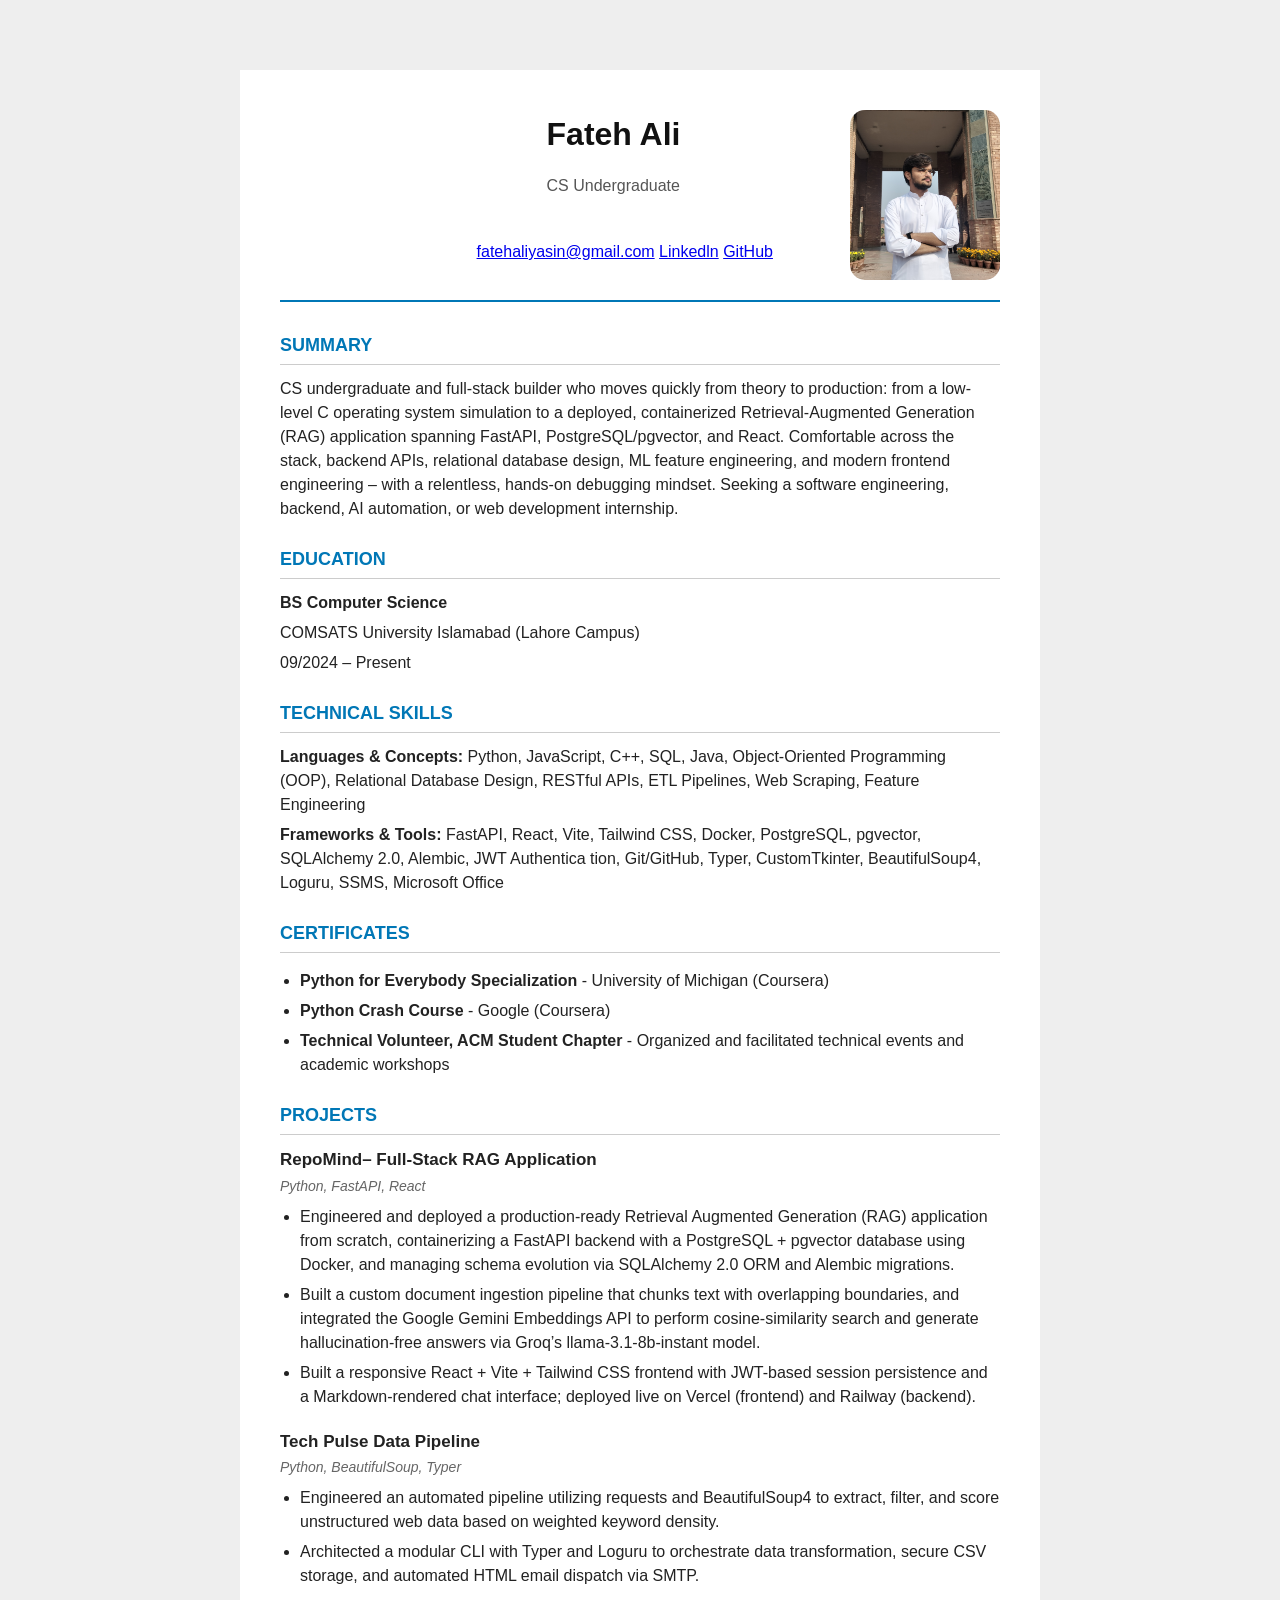
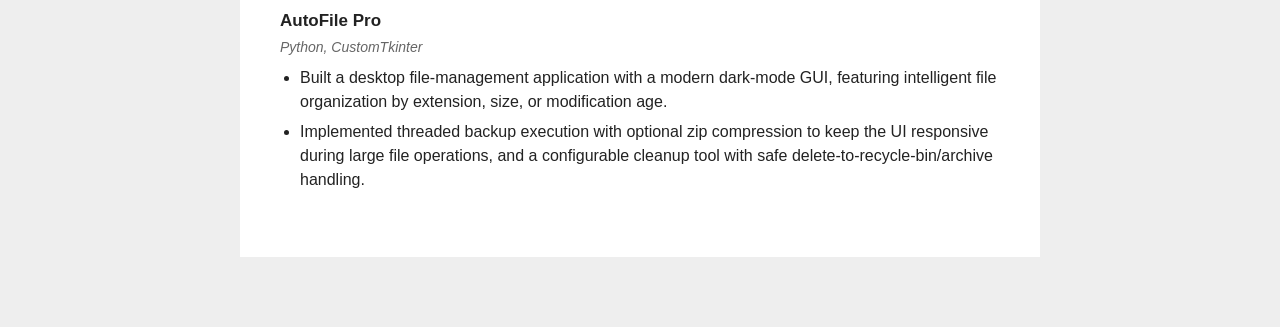
<file: assignment-1/index.html>
<!doctype html>
<html lang="en">
  <head>
    <meta charset="UTF-8" />
    <meta name="viewport" content="width=device-width, initial-scale=1.0" />
    <title>Resume</title>
    <link rel="stylesheet" href="style.css" />
  </head>

  <body>
    <div id="main" class="resume">
      <header class="header">
        <div class="header-content">
          <h1>Fateh Ali</h1>
          <p>CS Undergraduate</p>
          <div class="urls">
            <ul id="creds">
              <li>
                <a href="mailto:fatehaliyasin@gmail.com" class="creds links"
                  >fatehaliyasin@gmail.com</a
                >
              </li>
              <li>
                <a
                  href="https://linkedin.com/in/fateh-ali-072348352"
                  class="creds-links"
                  target="_blank"
                  >Linkedln</a
                >
              </li>
              <li>
                <a
                  href="https://github.com/FatehAli02"
                  class="creds-links"
                  target="_blank"
                  >GitHub</a
                >
              </li>
            </ul>
          </div>
          <div class="img">
            <img src="image.jpeg" class="Profile_Pic" />
          </div>
        </div>
      </header>

      <section>
        <h2>Summary</h2>
        <p>
          CS undergraduate and full-stack builder who moves quickly from theory
          to production: from a low-level C operating system simulation to a
          deployed, containerized Retrieval-Augmented Generation (RAG)
          application spanning FastAPI, PostgreSQL/pgvector, and React.
          Comfortable across the stack, backend APIs, relational database
          design, ML feature engineering, and modern frontend engineering – with
          a relentless, hands-on debugging mindset. Seeking a software
          engineering, backend, AI automation, or web development internship.
        </p>
      </section>

      <section>
        <h2>Education</h2>
        <h4>BS Computer Science</h4>
        <p>COMSATS University Islamabad (Lahore Campus)</p>
        <p>09/2024 – Present</p>
      </section>

      <section>
        <h2>Technical Skills</h2>
        <p>
          <strong>Languages & Concepts: </strong>Python, JavaScript, C++, SQL,
          Java, Object-Oriented Programming (OOP), Relational Database Design,
          RESTful APIs, ETL Pipelines, Web Scraping, Feature Engineering
        </p>
        <p>
          <strong>Frameworks & Tools: </strong>FastAPI, React, Vite, Tailwind
          CSS, Docker, PostgreSQL, pgvector, SQLAlchemy 2.0, Alembic, JWT
          Authentica tion, Git/GitHub, Typer, CustomTkinter, BeautifulSoup4,
          Loguru, SSMS, Microsoft Office
        </p>
      </section>

      <section>
        <h2>Certificates</h2>
        <ul>
          <li>
            <b>Python for Everybody Specialization</b> - University of Michigan
            (Coursera)
          </li>
          <li><b>Python Crash Course</b> - Google (Coursera)</li>
          <li>
            <b>Technical Volunteer, ACM Student Chapter</b> - Organized and
            facilitated technical events and academic workshops
          </li>
        </ul>
      </section>

      <section>
        <h2>Projects</h2>
        <article class="project">
          <h3>RepoMind– Full-Stack RAG Application</h3>
          <p class="technologies"><i>Python, FastAPI, React</i></p>
          <ul>
            <li>
              Engineered and deployed a production-ready Retrieval Augmented
              Generation (RAG) application from scratch, containerizing a
              FastAPI backend with a PostgreSQL + pgvector database using
              Docker, and managing schema evolution via SQLAlchemy 2.0 ORM and
              Alembic migrations.
            </li>
            <li>
              Built a custom document ingestion pipeline that chunks text with
              overlapping boundaries, and integrated the Google Gemini
              Embeddings API to perform cosine-similarity search and generate
              hallucination-free answers via Groq’s llama-3.1-8b-instant model.
            </li>
            <li>
              Built a responsive React + Vite + Tailwind CSS frontend with
              JWT-based session persistence and a Markdown-rendered chat
              interface; deployed live on Vercel (frontend) and Railway
              (backend).
            </li>
          </ul>
        </article>

        <article class="project">
          <h3>Tech Pulse Data Pipeline</h3>
          <p class="technologies"><i>Python, BeautifulSoup, Typer</i></p>
          <ul>
            <li>
              Engineered an automated pipeline utilizing requests and
              BeautifulSoup4 to extract, filter, and score unstructured web data
              based on weighted keyword density.
            </li>
            <li>
              Architected a modular CLI with Typer and Loguru to orchestrate
              data transformation, secure CSV storage, and automated HTML email
              dispatch via SMTP.
            </li>
          </ul>
        </article>

        <article class="project">
          <h3>AutoFile Pro</h3>
          <p class="technologies"><i>Python, CustomTkinter</i></p>
          <ul>
            <li>
              Built a desktop file-management application with a modern
              dark-mode GUI, featuring intelligent file organization by
              extension, size, or modification age.
            </li>
            <li>
              Implemented threaded backup execution with optional zip
              compression to keep the UI responsive during large file
              operations, and a configurable cleanup tool with safe
              delete-to-recycle-bin/archive handling.
            </li>
          </ul>
        </article>
      </section>
    </div>
  </body>
</html>
</file>
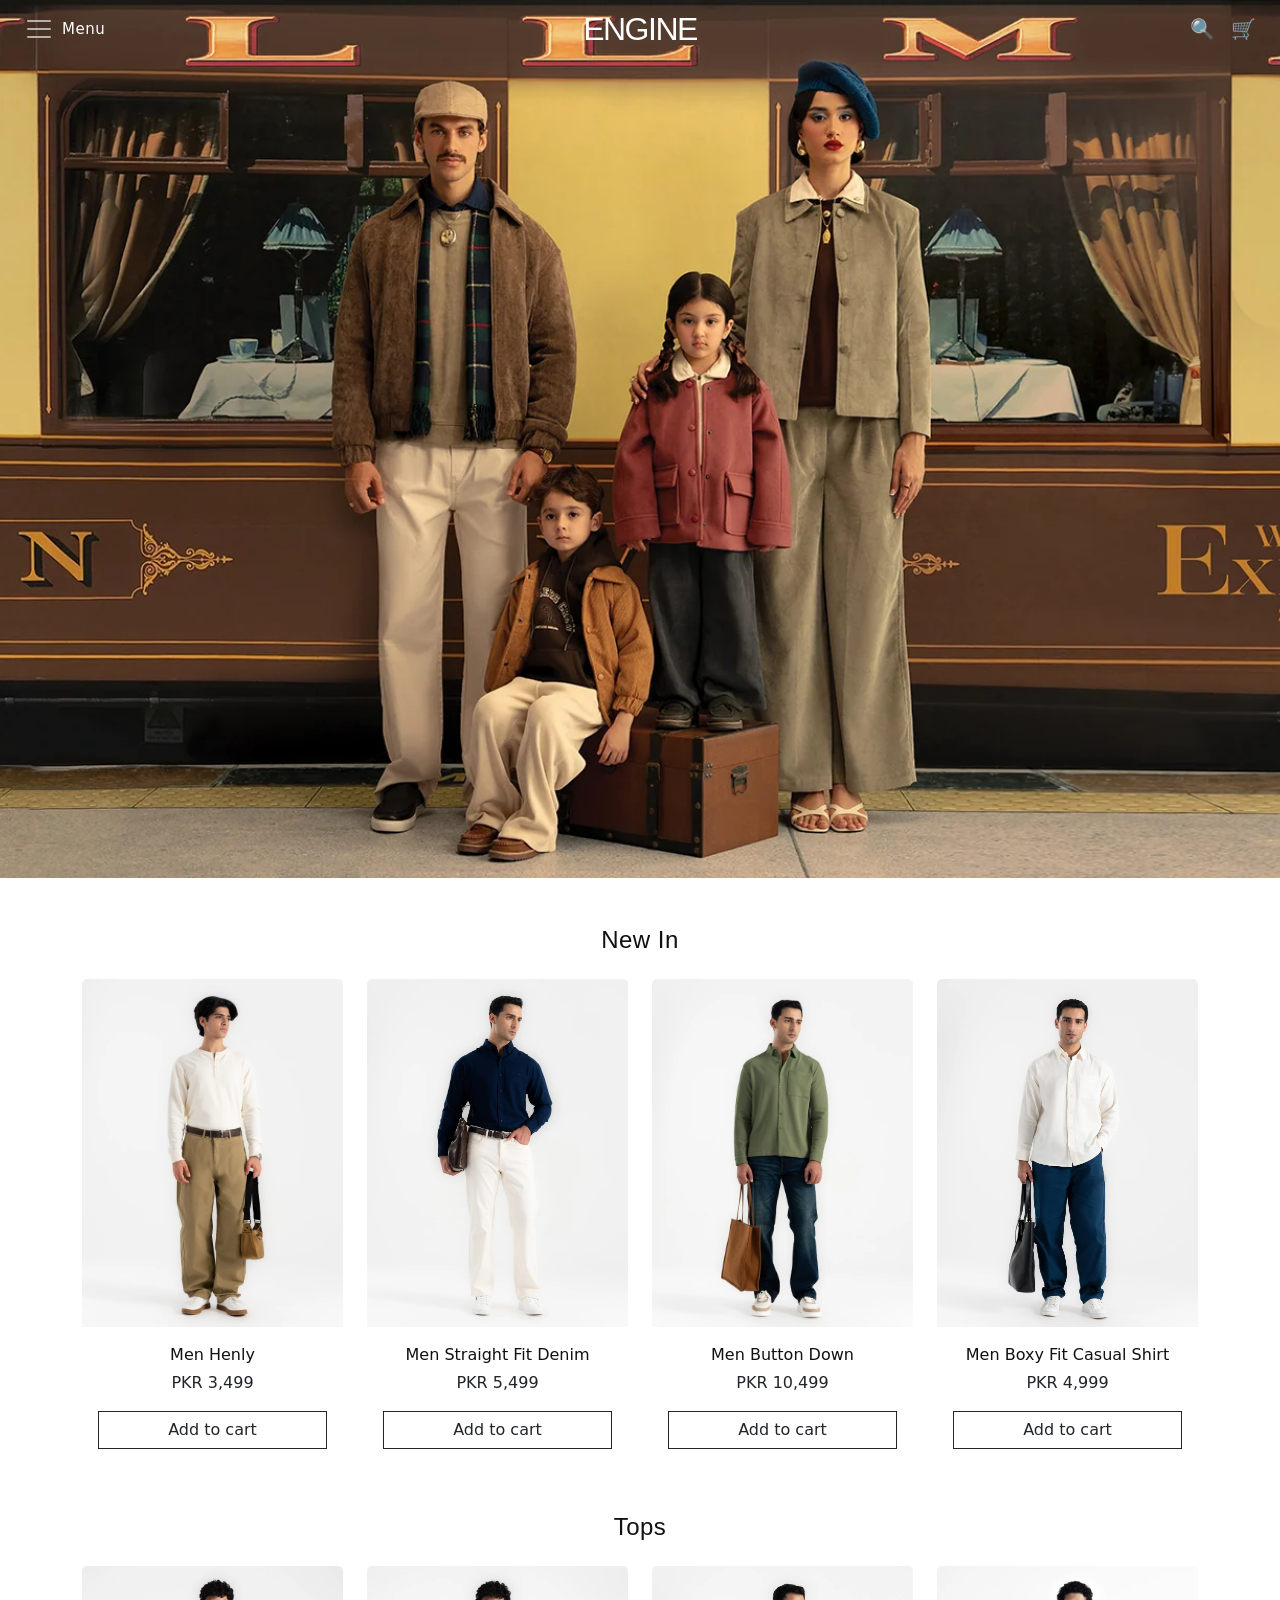
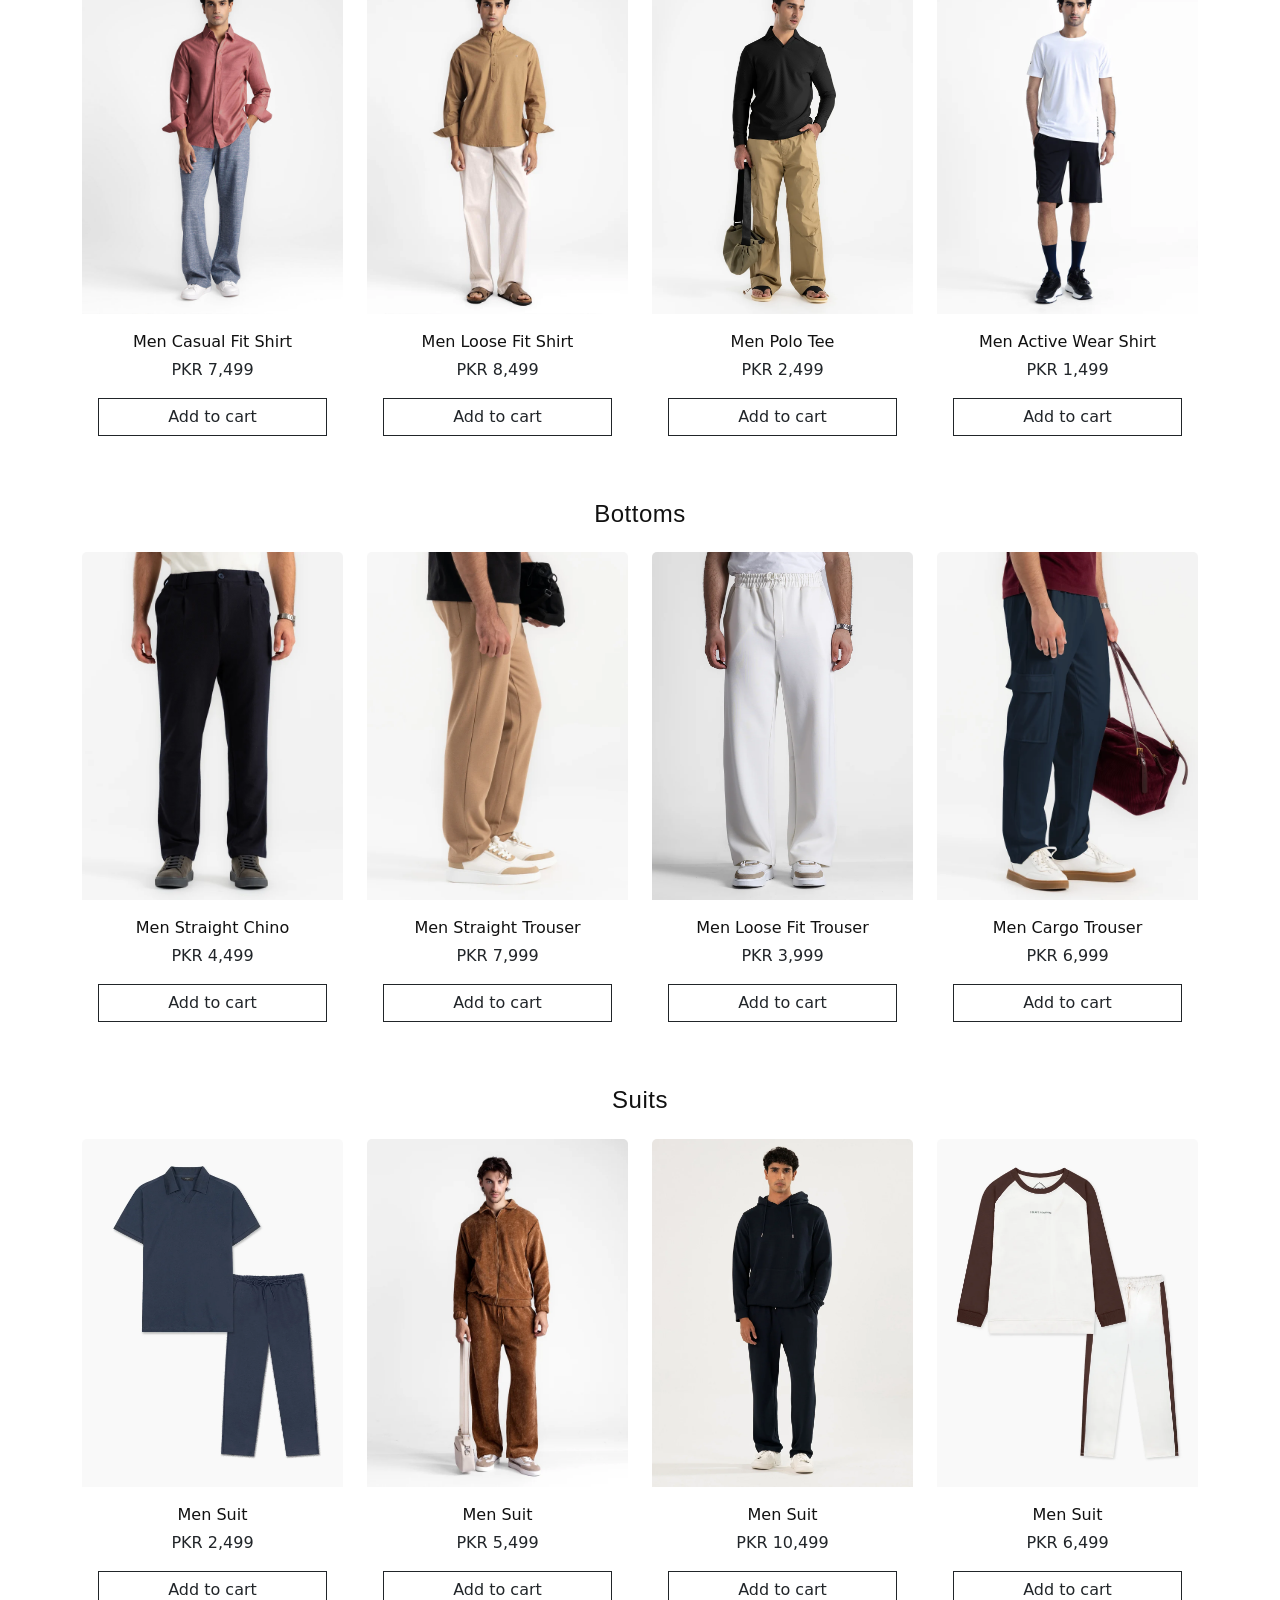
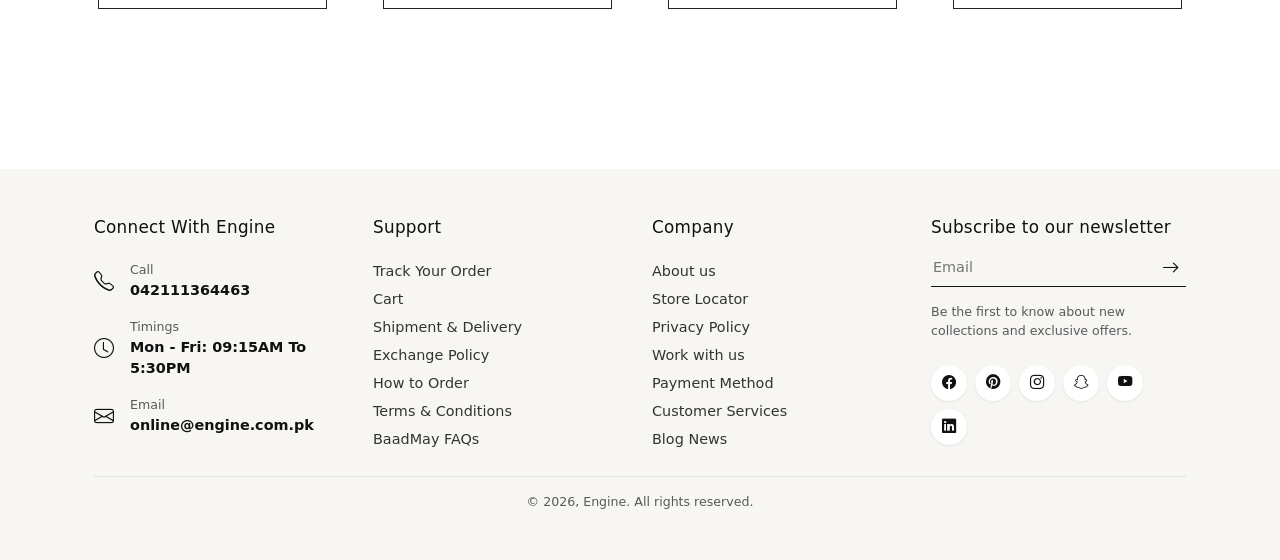
<file: assignment-2/index.html>
<!doctype html>
<html lang="en">
  <head>
    <meta charset="UTF-8" />
    <meta name="viewport" content="width=device-width, initial-scale=1.0" />
    <title>Engine - Men's Wear Clone</title>

    <link
      href="https://cdn.jsdelivr.net/npm/bootstrap@5.3.8/dist/css/bootstrap.min.css"
      rel="stylesheet"
      integrity="sha384-sRIl4kxILFvY47J16cr9ZwB07vP4J8+LH7qKQnuqkuIAvNWLzeN8tE5YBujZqJLB"
      crossorigin="anonymous"
    />
    <link
      rel="stylesheet"
      href="https://cdn.jsdelivr.net/npm/bootstrap-icons@1.11.3/font/bootstrap-icons.min.css"
    />
    <link rel="stylesheet" href="style.css" />
  </head>
  <body>
    <nav class="navbar sticky-top custom-navbar">
      <div class="container-fluid flex-wrap px-4 align-items-start">
        <div class="d-flex w-100 justify-content-between align-items-center">
          <div class="nav-section">
            <button
              class="navbar-toggler border-0 p-0 d-flex align-items-center gap-2 shadow-none"
              type="button"
              data-bs-toggle="collapse"
              data-bs-target="#mainMenu"
            >
              <span class="navbar-toggler-icon"></span>
              <span class="menu-label d-none d-md-inline">Menu</span>
            </button>
          </div>
          <div class="nav-section center-section text-section">
            <a class="navbar-brand custom-brand m-0 text-uppercase" href="#"
              >Engine</a
            >
          </div>

          <div
            class="nav-section d-flex align-items-center gap-3 justify-content-end"
          >
            <a href="#" class="text-decoration-none fs-5">🔍</a>
            <a href="#" class="text-decoration-none fs-5">🛒</a>
          </div>
        </div>

        <div class="collapse w-100" id="mainMenu">
          <ul class="navbar-nav fw-semibold gap-2 pb-3 pt-3">
            <li class="nav-item">
              <a class="nav-link" href="#new-in">New In</a>
            </li>
            <li class="nav-item">
              <a class="nav-link" href="#tops">Tops</a>
            </li>
            <li class="nav-item">
              <a class="nav-link" href="#bottoms">Bottoms</a>
            </li>
            <li class="nav-item">
              <a class="nav-link" href="#suits">Suits</a>
            </li>
          </ul>
        </div>
      </div>
    </nav>

    <div class="container-fluid p-0">
      <div
        class="banner d-flex flex-column justify-content-center align-items-center text-center text-white"
      ></div>
    </div>

    <div class="container py-5">
      <div class="product-section mb-5" id="new-in">
        <h4 class="section-heading text-center mb-4 fw-medium">New In</h4>
        <div class="row g-4">
          <div class="col-12 col-md-6 col-lg-3">
            <div class="card h-100 border-0">
              <a href="product.html">
                <img
                  src="images/new_in_henly_card.webp"
                  class="card-img-top"
                  alt="Henly"
                />
              </a>
              <div class="card-body d-flex flex-column text-center">
                <p class="card-title"><a href="product.html">Men Henly</a></p>
                <p class="card-text mb-3">PKR 3,499</p>
                <button
                  type="button"
                  class="btn btn-outline-dark rounded-0 w-100 mt-auto"
                >
                  Add to cart
                </button>
              </div>
            </div>
          </div>

          <div class="col-12 col-md-6 col-lg-3">
            <div class="card h-100 border-0">
              <a href="product.html">
                <img
                  src="images/new_in_straight_fit_denim.webp"
                  class="card-img-top"
                  alt="new_in_straight_fit_denim"
              /></a>
              <div class="card-body d-flex flex-column text-center">
                <p class="card-title">
                  <a href="product.html">Men Straight Fit Denim</a>
                </p>

                <p class="card-text mb-3">PKR 5,499</p>
                <button
                  type="button"
                  class="btn btn-outline-dark rounded-0 w-100 mt-auto"
                >
                  Add to cart
                </button>
              </div>
            </div>
          </div>

          <div class="col-12 col-md-6 col-lg-3">
            <div class="card h-100 border-0">
              <a href="product.html">
                <img
                  src="images/new_in_button_down.webp"
                  class="card-img-top"
                  alt="new_in_button_down"
              /></a>
              <div class="card-body d-flex flex-column text-center">
                <p class="card-title">
                  <a href="product.html">Men Button Down</a>
                </p>
                <p class="card-text mb-3">PKR 10,499</p>
                <button
                  type="button"
                  class="btn btn-outline-dark rounded-0 w-100 mt-auto"
                >
                  Add to cart
                </button>
              </div>
            </div>
          </div>

          <div class="col-12 col-md-6 col-lg-3">
            <div class="card h-100 border-0">
              <a href="product.html">
                <img
                  src="images/new_in_boxy_fit.webp"
                  class="card-img-top"
                  alt="new_in_boxy_fit"
              /></a>
              <div class="card-body d-flex flex-column text-center">
                <p class="card-title">
                  <a href="product.html">Men Boxy Fit Casual Shirt</a>
                </p>
                <p class="card-text mb-3">PKR 4,999</p>
                <button
                  type="button"
                  class="btn btn-outline-dark rounded-0 w-100 mt-auto"
                >
                  Add to cart
                </button>
              </div>
            </div>
          </div>
        </div>
      </div>

      <div class="product-section mb-5" id="tops">
        <h4 class="section-heading text-center mb-4 fw-medium">Tops</h4>
        <div class="row g-4">
          <div class="col-12 col-md-6 col-lg-3">
            <div class="card h-100 border-0">
              <a href="product.html">
                <img
                  src="images/top_casual_fit_shirt.webp"
                  class="card-img-top"
                  alt="top_casual_fit_shirt"
              /></a>
              <div class="card-body d-flex flex-column text-center">
                <p class="card-title">
                  <a href="product.html">Men Casual Fit Shirt</a>
                </p>
                <p class="card-text mb-3">PKR 7,499</p>
                <button
                  type="button"
                  class="btn btn-outline-dark rounded-0 w-100 mt-auto"
                >
                  Add to cart
                </button>
              </div>
            </div>
          </div>

          <div class="col-12 col-md-6 col-lg-3">
            <div class="card h-100 border-0">
              <a href="product.html">
                <img
                  src="images/top_loose_fit_shirt.webp"
                  class="card-img-top"
                  alt="top_loose_fit_shirt"
              /></a>
              <div class="card-body d-flex flex-column text-center">
                <p class="card-title">
                  <a href="product.html">Men Loose Fit Shirt</a>
                </p>
                <p class="card-text mb-3">PKR 8,499</p>
                <button
                  type="button"
                  class="btn btn-outline-dark rounded-0 w-100 mt-auto"
                >
                  Add to cart
                </button>
              </div>
            </div>
          </div>

          <div class="col-12 col-md-6 col-lg-3">
            <div class="card h-100 border-0">
              <a href="product.html">
                <img
                  src="images/top_polo_tee.webp"
                  class="card-img-top"
                  alt="top_polo_tee"
              /></a>
              <div class="card-body d-flex flex-column text-center">
                <p class="card-title">
                  <a href="product.html">Men Polo Tee</a>
                </p>
                <p class="card-text mb-3">PKR 2,499</p>
                <button
                  type="button"
                  class="btn btn-outline-dark rounded-0 w-100 mt-auto"
                >
                  Add to cart
                </button>
              </div>
            </div>
          </div>

          <div class="col-12 col-md-6 col-lg-3">
            <div class="card h-100 border-0">
              <a href="product.html">
                <img
                  src="images/top_active_wear_shirt.webp"
                  class="card-img-top"
                  alt="top_active_wear_shirt"
              /></a>
              <div class="card-body d-flex flex-column text-center">
                <p class="card-title">
                  <a href="product.html">Men Active Wear Shirt</a>
                </p>
                <p class="card-text mb-3">PKR 1,499</p>
                <button
                  type="button"
                  class="btn btn-outline-dark rounded-0 w-100 mt-auto"
                >
                  Add to cart
                </button>
              </div>
            </div>
          </div>
        </div>
      </div>

      <div class="product-section mb-5" id="bottoms">
        <h4 class="section-heading text-center mb-4 fw-medium">Bottoms</h4>
        <div class="row g-4">
          <div class="col-12 col-md-6 col-lg-3">
            <div class="card h-100 border-0">
              <a href="product.html">
                <img
                  src="images/bottom1.webp"
                  class="card-img-top"
                  alt="Men Straight Chino"
              /></a>
              <div class="card-body d-flex flex-column text-center">
                <p class="card-title">
                  <a href="product.html">Men Straight Chino</a>
                </p>
                <p class="card-text mb-3">PKR 4,499</p>
                <button
                  type="button"
                  class="btn btn-outline-dark rounded-0 w-100 mt-auto"
                >
                  Add to cart
                </button>
              </div>
            </div>
          </div>

          <div class="col-12 col-md-6 col-lg-3">
            <div class="card h-100 border-0">
              <a href="product.html">
                <img
                  src="images/bottom2.webp"
                  class="card-img-top"
                  alt="Men Straight Trouser"
              /></a>
              <div class="card-body d-flex flex-column text-center">
                <p class="card-title">
                  <a href="product.html">Men Straight Trouser</a>
                </p>
                <p class="card-text mb-3">PKR 7,999</p>
                <button
                  type="button"
                  class="btn btn-outline-dark rounded-0 w-100 mt-auto"
                >
                  Add to cart
                </button>
              </div>
            </div>
          </div>

          <div class="col-12 col-md-6 col-lg-3">
            <div class="card h-100 border-0">
              <a href="product.html">
                <img
                  src="images/bottom3.webp"
                  class="card-img-top"
                  alt="Men Loose Fit Trouser"
              /></a>
              <div class="card-body d-flex flex-column text-center">
                <p class="card-title">
                  <a href="product.html">Men Loose Fit Trouser</a>
                </p>
                <p class="card-text mb-3">PKR 3,999</p>
                <button
                  type="button"
                  class="btn btn-outline-dark rounded-0 w-100 mt-auto"
                >
                  Add to cart
                </button>
              </div>
            </div>
          </div>

          <div class="col-12 col-md-6 col-lg-3">
            <div class="card h-100 border-0">
              <a href="product.html">
                <img
                  src="images/bottom4.webp"
                  class="card-img-top"
                  alt="Men Cargo Trouser"
              /></a>
              <div class="card-body d-flex flex-column text-center">
                <p class="card-title">
                  <a href="product.html">Men Cargo Trouser</a>
                </p>
                <p class="card-text mb-3">PKR 6,999</p>
                <button
                  type="button"
                  class="btn btn-outline-dark rounded-0 w-100 mt-auto"
                >
                  Add to cart
                </button>
              </div>
            </div>
          </div>
        </div>
      </div>

      <div class="product-section mb-5" id="suits">
        <h4 class="section-heading text-center mb-4 fw-medium">Suits</h4>
        <div class="row g-4">
          <div class="col-12 col-md-6 col-lg-3">
            <div class="card h-100 border-0">
              <a href="product.html">
                <img
                  src="images/suit1.webp"
                  class="card-img-top"
                  alt="Men Suit"
              /></a>
              <div class="card-body d-flex flex-column text-center">
                <p class="card-title"><a href="product.html">Men Suit</a></p>
                <p class="card-text mb-3">PKR 2,499</p>
                <button
                  type="button"
                  class="btn btn-outline-dark rounded-0 w-100 mt-auto"
                >
                  Add to cart
                </button>
              </div>
            </div>
          </div>

          <div class="col-12 col-md-6 col-lg-3">
            <div class="card h-100 border-0">
              <a href="product.html">
                <img
                  src="images/suit2.webp"
                  class="card-img-top"
                  alt="Men Suit"
              /></a>
              <div class="card-body d-flex flex-column text-center">
                <p class="card-title"><a href="product.html">Men Suit</a></p>
                <p class="card-text mb-3">PKR 5,499</p>
                <button
                  type="button"
                  class="btn btn-outline-dark rounded-0 w-100 mt-auto"
                >
                  Add to cart
                </button>
              </div>
            </div>
          </div>

          <div class="col-12 col-md-6 col-lg-3">
            <div class="card h-100 border-0">
              <a href="product.html">
                <img
                  src="images/suit3.webp"
                  class="card-img-top"
                  alt="Men Suit"
              /></a>
              <div class="card-body d-flex flex-column text-center">
                <p class="card-title"><a href="product.html">Men Suit</a></p>
                <p class="card-text mb-3">PKR 10,499</p>
                <button
                  type="button"
                  class="btn btn-outline-dark rounded-0 w-100 mt-auto"
                >
                  Add to cart
                </button>
              </div>
            </div>
          </div>

          <div class="col-12 col-md-6 col-lg-3">
            <div class="card h-100 border-0">
              <a href="product.html">
                <img
                  src="images/suit4.webp"
                  class="card-img-top"
                  alt="Men Suit"
              /></a>
              <div class="card-body d-flex flex-column text-center">
                <p class="card-title"><a href="product.html">Men Suit</a></p>
                <p class="card-text mb-3">PKR 6,499</p>
                <button
                  type="button"
                  class="btn btn-outline-dark rounded-0 w-100 mt-auto"
                >
                  Add to cart
                </button>
              </div>
            </div>
          </div>
        </div>
      </div>
    </div>
    <footer class="engine-footer py-5 mt-5">
      <div class="container px-4">
        <div class="row g-4">
          <div class="col-12 col-md-6 col-lg-3">
            <h5 class="footer-heading mb-4">Connect With Engine</h5>

            <div class="footer-contact-item mb-3">
              <i class="bi bi-telephone fs-5 me-3"></i>
              <div>
                <span class="d-block small text-muted">Call</span>
                <strong>042111364463</strong>
              </div>
            </div>

            <div class="footer-contact-item mb-3">
              <i class="bi bi-clock fs-5 me-3"></i>
              <div>
                <span class="d-block small text-muted">Timings</span>
                <strong>Mon - Fri: 09:15AM To 5:30PM</strong>
              </div>
            </div>

            <div class="footer-contact-item mb-3">
              <i class="bi bi-envelope fs-5 me-3"></i>
              <div>
                <span class="d-block small text-muted">Email</span>
                <strong>online@engine.com.pk</strong>
              </div>
            </div>
          </div>

          <div class="col-12 col-md-6 col-lg-3">
            <h5 class="footer-heading mb-4">Support</h5>
            <ul class="list-unstyled footer-links mb-0">
              <li><a href="#">Track Your Order</a></li>
              <li><a href="#">Cart</a></li>
              <li><a href="#">Shipment & Delivery</a></li>
              <li><a href="#">Exchange Policy</a></li>
              <li><a href="#">How to Order</a></li>
              <li><a href="#">Terms & Conditions</a></li>
              <li><a href="#">BaadMay FAQs</a></li>
            </ul>
          </div>

          <div class="col-12 col-md-6 col-lg-3">
            <h5 class="footer-heading mb-4">Company</h5>
            <ul class="list-unstyled footer-links mb-0">
              <li><a href="#">About us</a></li>
              <li><a href="#">Store Locator</a></li>
              <li><a href="#">Privacy Policy</a></li>
              <li><a href="#">Work with us</a></li>
              <li><a href="#">Payment Method</a></li>
              <li><a href="#">Customer Services</a></li>
              <li><a href="#">Blog News</a></li>
            </ul>
          </div>

          <div class="col-12 col-md-6 col-lg-3">
            <h5 class="footer-heading mb-3">Subscribe to our newsletter</h5>

            <form class="newsletter-form mb-3">
              <input
                type="email"
                placeholder="Email"
                aria-label="Email"
                required
              />
              <button type="submit"><i class="bi bi-arrow-right"></i></button>
            </form>

            <p class="small text-muted mb-4">
              Be the first to know about new collections and exclusive offers.
            </p>

            <div class="social-icons">
              <a href="#" aria-label="Facebook"
                ><i class="bi bi-facebook"></i
              ></a>
              <a href="#" aria-label="Pinterest"
                ><i class="bi bi-pinterest"></i
              ></a>
              <a href="#" aria-label="Instagram"
                ><i class="bi bi-instagram"></i
              ></a>
              <a href="#" aria-label="Snapchat"
                ><i class="bi bi-snapchat"></i
              ></a>
              <a href="#" aria-label="YouTube"><i class="bi bi-youtube"></i></a>
              <a href="#" aria-label="LinkedIn"
                ><i class="bi bi-linkedin"></i
              ></a>
            </div>
          </div>
        </div>
        <div class="border-top mt-4 pt-3 small text-center text-muted">
          © 2026, Engine. All rights reserved.
        </div>
      </div>
    </footer>

    <!-- Helper function for navbar funtionality during scrolling -->
    <script>
      const navbar = document.querySelector(".custom-navbar");

      function updateNavbar() {
        navbar.classList.toggle("scrolled", window.scrollY > 0);
      }

      window.addEventListener("scroll", updateNavbar);
      updateNavbar();
    </script>
    <script
      src="https://cdn.jsdelivr.net/npm/bootstrap@5.3.8/dist/js/bootstrap.bundle.min.js"
      integrity="sha384-FKyoEForCGlyvwx9Hj09JcYn3nv7wiPVlz7YYwJrWVcXK/BmnVDxM+D2scQbITxI"
      crossorigin="anonymous"
    ></script>
  </body>
</html>
</file>
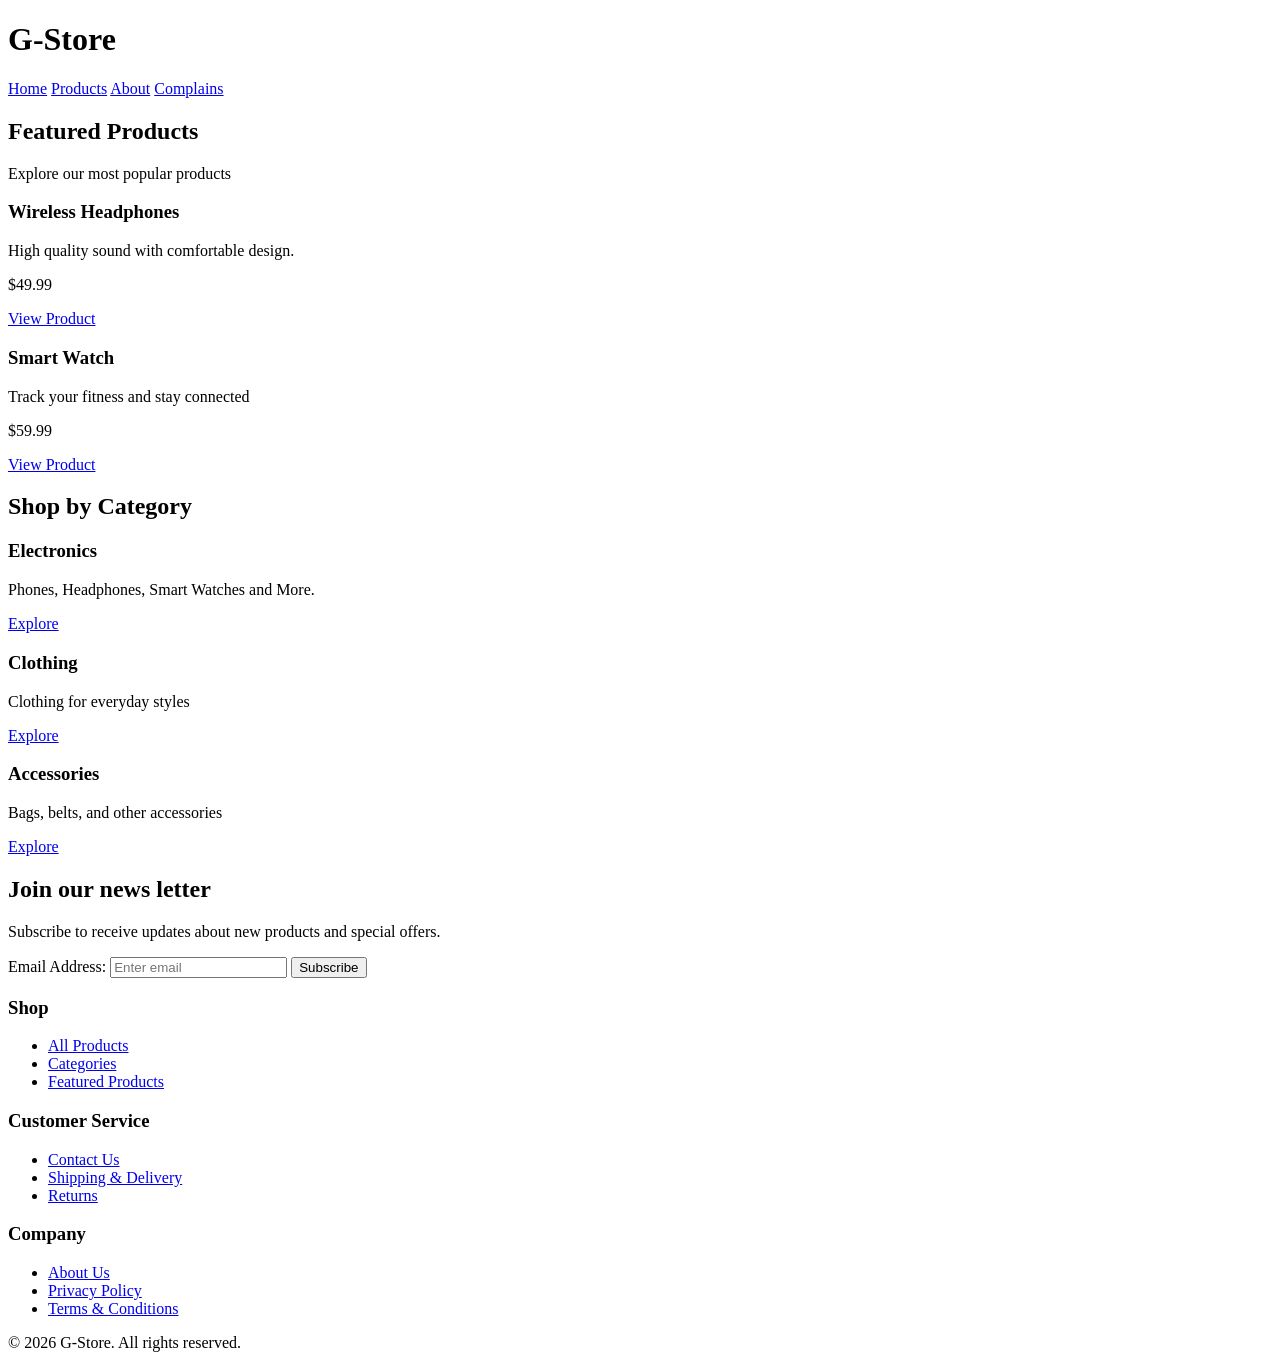
<file: lab-1/index.html>
<!doctype html>
<html lang="en">
  <head>
    <meta charset="UTF-8" />
    <meta name="viewport" content="width=device-width, initial-scale=1.0" />
    <title>G-Store</title>
  </head>
  <body>
    <header>
      <h1>G-Store</h1>
      <nav>
        <a href="/">Home</a>
        <a href="/">Products</a>
        <a href="/">About</a>
        <a href="/">Complains</a>
      </nav>
    </header>
    <main>
      <section id="featured-products">
        <h2>Featured Products</h2>
        <p>Explore our most popular products</p>

        <div>
          <h3>Wireless Headphones</h3>
          <p>High quality sound with comfortable design.</p>
          <p>$49.99</p>
          <a href="/">View Product</a>
        </div>

        <div>
          <h3>Smart Watch</h3>
          <p>Track your fitness and stay connected</p>
          <p>$59.99</p>
          <a href="/">View Product</a>
        </div>
      </section>

      <section id="categories">
        <h2>Shop by Category</h2>

        <div>
          <h3>Electronics</h3>
          <p>Phones, Headphones, Smart Watches and More.</p>
          <a href="/">Explore</a>
        </div>

        <div>
          <h3>Clothing</h3>
          <p>Clothing for everyday styles</p>
          <a href="/">Explore</a>
        </div>
        <div>
          <h3>Accessories</h3>
          <p>Bags, belts, and other accessories</p>
          <a href="/">Explore</a>
        </div>
      </section>

      <section id="newsletter-signup">
        <h2>Join our news letter</h2>
        <p>
          Subscribe to receive updates about new products and special offers.
        </p>
        <form>
          <label for="email">Email Address:</label>
          <input
            type="email"
            name="email"
            id="email"
            placeholder="Enter email"
          />
          <button type="submit">Subscribe</button>
        </form>
      </section>
    </main>

    <footer>
      <div>
        <h3>Shop</h3>
        <ul>
          <li><a href="#">All Products</a></li>
          <li><a href="#">Categories</a></li>
          <li><a href="#">Featured Products</a></li>
        </ul>
      </div>
      <div>
        <h3>Customer Service</h3>
        <ul>
          <li><a href="#">Contact Us</a></li>
          <li><a href="#">Shipping & Delivery</a></li>
          <li><a href="#">Returns</a></li>
        </ul>
      </div>
      <div>
        <h3>Company</h3>
        <ul>
          <li><a href="#">About Us</a></li>
          <li><a href="#">Privacy Policy</a></li>
          <li><a href="#">Terms & Conditions</a></li>
        </ul>
      </div>
      <p>&copy; 2026 G-Store. All rights reserved.</p>
    </footer>
  </body>
</html>
</file>
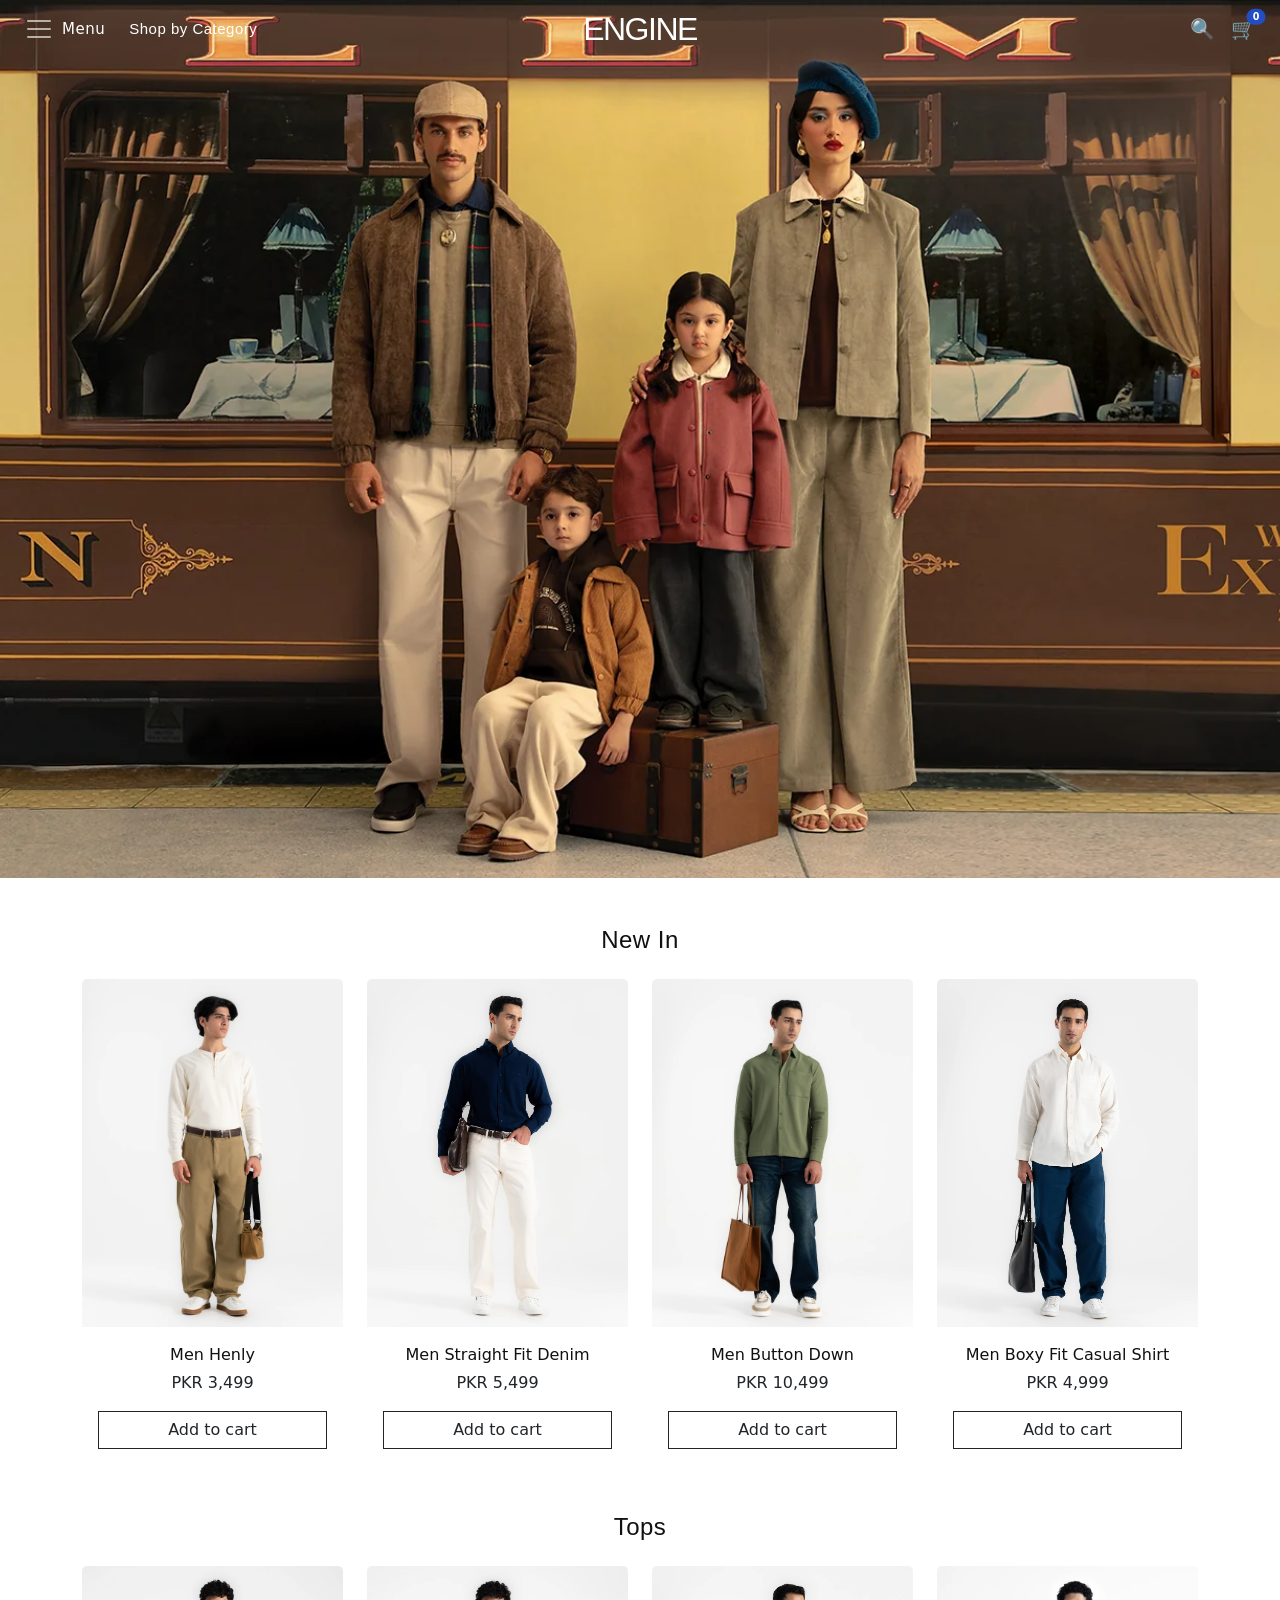
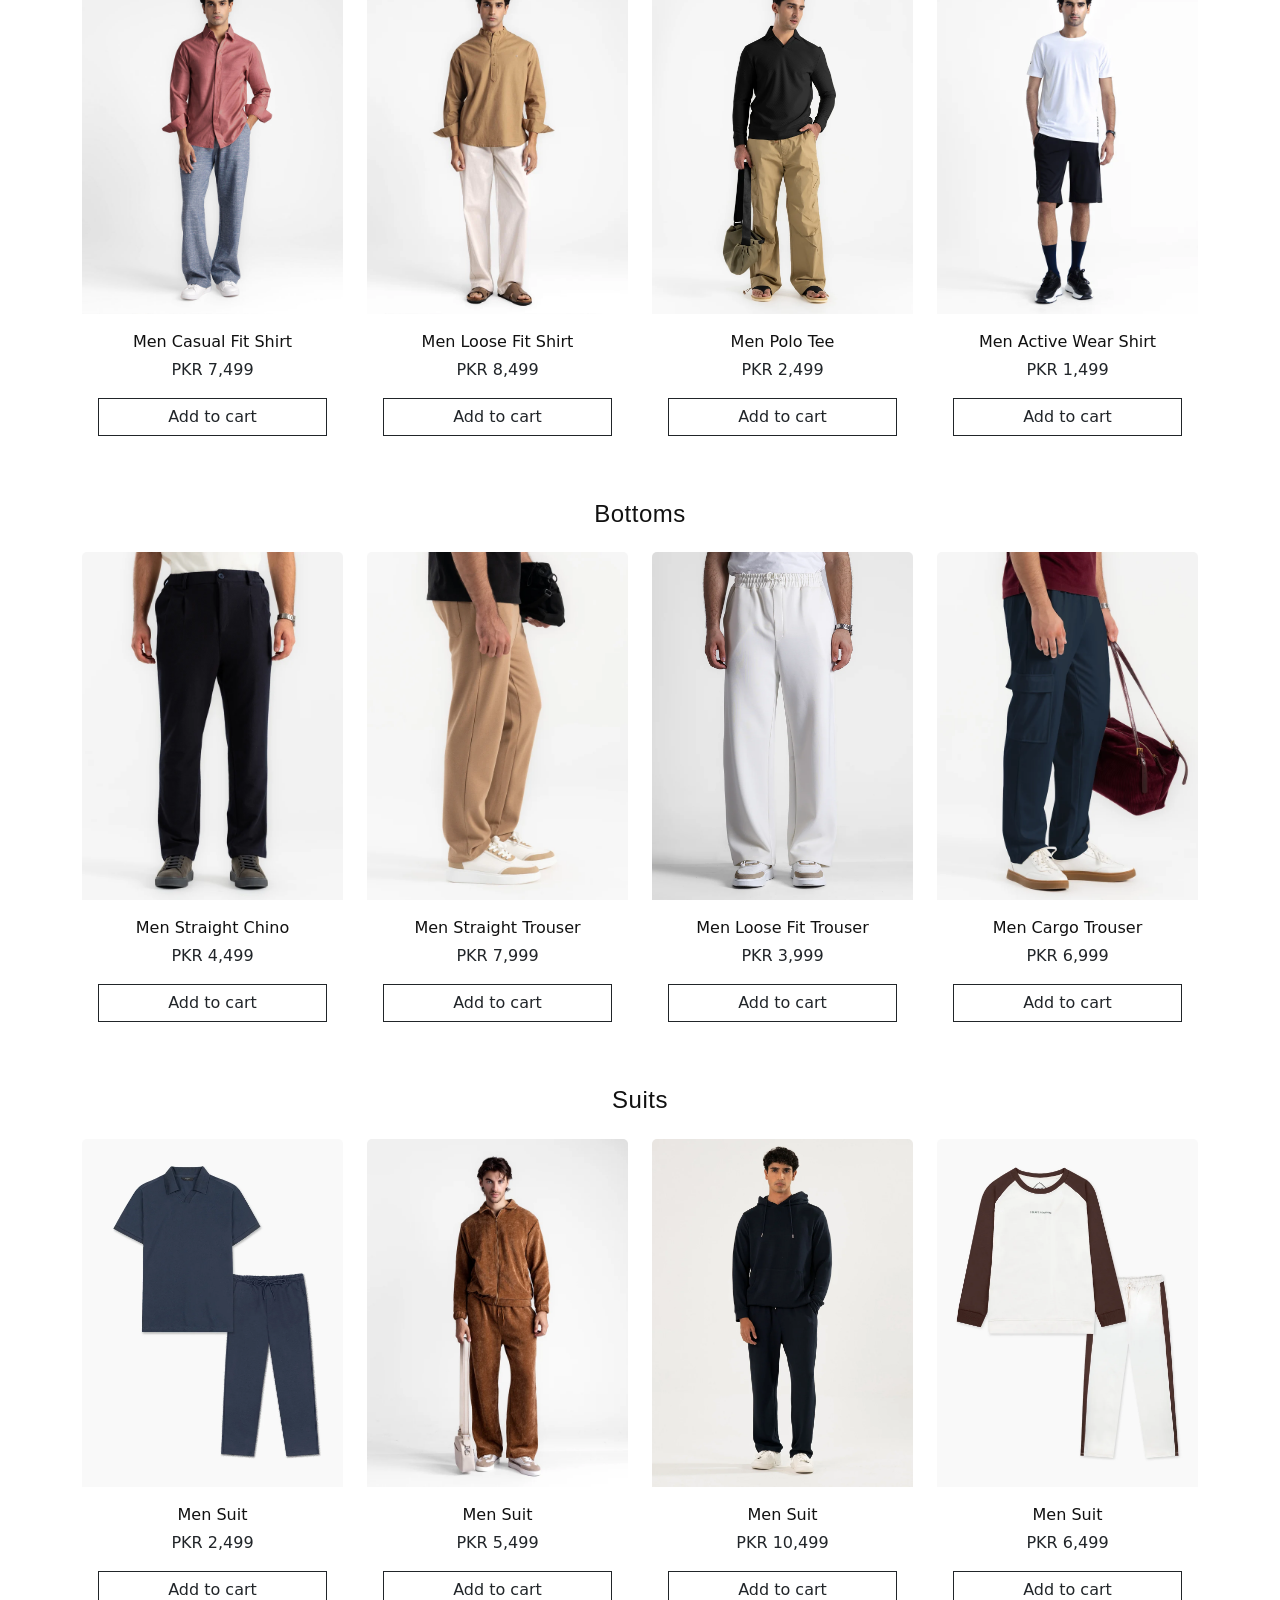
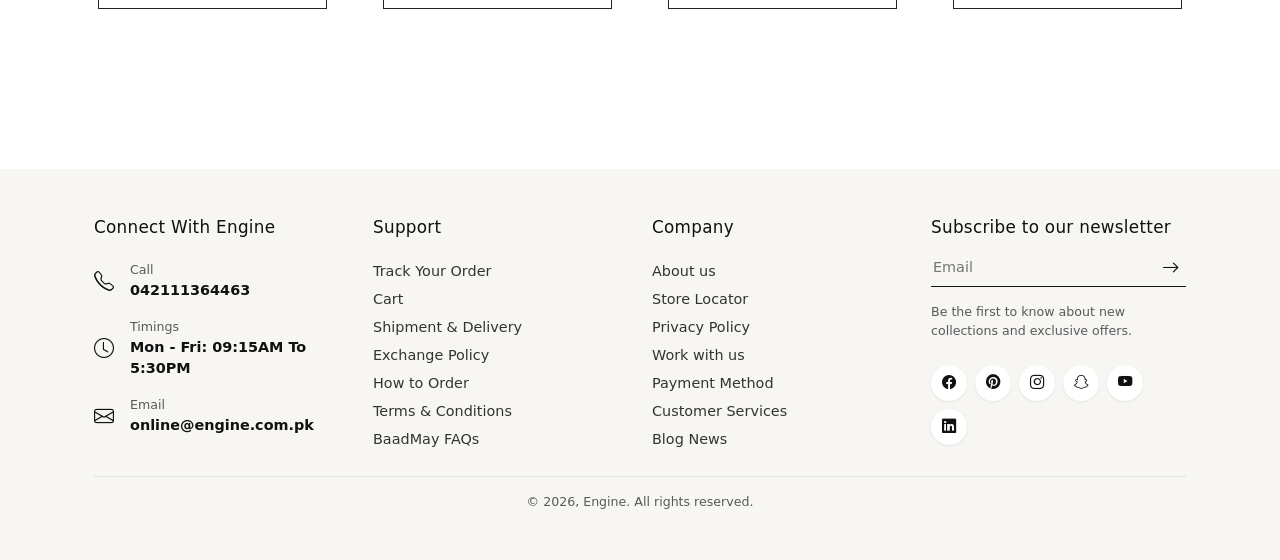
<file: midterm/index.html>
<!doctype html>
<html lang="en">
  <head>
    <meta charset="UTF-8" />
    <meta name="viewport" content="width=device-width, initial-scale=1.0" />
    <title>Engine - Men's Wear Clone</title>

    <link
      href="https://cdn.jsdelivr.net/npm/bootstrap@5.3.8/dist/css/bootstrap.min.css"
      rel="stylesheet"
      integrity="sha384-sRIl4kxILFvY47J16cr9ZwB07vP4J8+LH7qKQnuqkuIAvNWLzeN8tE5YBujZqJLB"
      crossorigin="anonymous"
    />
    <link
      rel="stylesheet"
      href="https://cdn.jsdelivr.net/npm/bootstrap-icons@1.11.3/font/bootstrap-icons.min.css"
    />
    <link rel="stylesheet" href="style.css" />
  </head>
  <body>
    <nav class="navbar sticky-top custom-navbar">
      <div class="container-fluid flex-wrap px-4 align-items-start">
        <div class="d-flex w-100 justify-content-between align-items-center">
          <div class="nav-section">
            <button
              class="navbar-toggler border-0 p-0 d-flex align-items-center gap-2 shadow-none"
              type="button"
              data-bs-toggle="collapse"
              data-bs-target="#mainMenu"
            >
              <span class="navbar-toggler-icon"></span>
              <span class="menu-label d-none d-md-inline">Menu</span>
            </button>
            <div class="mega-item">
              <button type="button" class="mega-trigger" aria-haspopup="true">
                Shop by Category
              </button>
              <div class="mega-panel">
                <div class="mega-grid">
                  <div class="mega-col">
                    <h3 class="mega-heading">Tops</h3>
                    <ul>
                      <li><a href="index.html#tops">Casual Fit Shirt</a></li>
                      <li><a href="index.html#tops">Loose Fit Shirt</a></li>
                      <li><a href="index.html#tops">Polo Tee</a></li>
                      <li><a href="index.html#tops">Active Wear Shirt</a></li>
                    </ul>
                  </div>
                  <div class="mega-col">
                    <h3 class="mega-heading">Bottoms</h3>
                    <ul>
                      <li><a href="index.html#bottoms">Straight Chino</a></li>
                      <li><a href="index.html#bottoms">Straight Trouser</a></li>
                      <li>
                        <a href="index.html#bottoms">Loose Fit Trouser</a>
                      </li>
                      <li><a href="index.html#bottoms">Cargo Trouser</a></li>
                    </ul>
                  </div>
                  <div class="mega-col">
                    <h3 class="mega-heading">Suits</h3>
                    <ul>
                      <li><a href="index.html#suits">Classic Suit</a></li>
                      <li><a href="index.html#suits">Two Piece Suit</a></li>
                      <li><a href="index.html#suits">Formal Suit</a></li>
                      <li><a href="index.html#suits">Party Suit</a></li>
                    </ul>
                  </div>
                  <div class="mega-col">
                    <h3 class="mega-heading">New In</h3>
                    <ul>
                      <li><a href="index.html#new-in">Men Henly</a></li>
                      <li>
                        <a href="index.html#new-in">Straight Fit Denim</a>
                      </li>
                      <li><a href="index.html#new-in">Button Down</a></li>
                      <li><a href="index.html#new-in">Boxy Fit Shirt</a></li>
                    </ul>
                  </div>
                  <div class="mega-col">
                    <h3 class="mega-heading">Quick Links</h3>
                    <ul>
                      <li><a href="index.html#new-in">All New In</a></li>
                      <li><a href="index.html#tops">All Tops</a></li>
                      <li><a href="index.html#bottoms">All Bottoms</a></li>
                      <li><a href="index.html#suits">All Suits</a></li>
                    </ul>
                  </div>
                </div>
              </div>
            </div>
          </div>
          <div class="nav-section center-section text-section">
            <a class="navbar-brand custom-brand m-0 text-uppercase" href="#"
              >Engine</a
            >
          </div>

          <div
            class="nav-section d-flex align-items-center gap-3 justify-content-end"
          >
            <a href="#" class="text-decoration-none fs-5">🔍</a>
            <div class="cart-wrap">
              <a
                href="checkout.html"
                id="cart-btn"
                class="text-decoration-none fs-5 position-relative"
                >🛒
                <span
                  id="cart-badge"
                  class="position-absolute top-0 start-100 translate-middle badge rounded-pill cart-badge"
                  >0</span
                >
              </a>
              <div id="mini-cart" class="mini-cart" hidden>
                <h6 class="mb-2">Your Cart</h6>
                <ul id="cart-items" class="list-unstyled mb-2"></ul>
                <p class="mb-2 fw-semibold">
                  Total: PKR <span id="cart-total">0</span>
                </p>
                <a
                  href="checkout.html"
                  class="btn btn-dark btn-sm rounded-0 w-100"
                  >Go to checkout</a
                >
              </div>
            </div>
          </div>
        </div>

        <div class="collapse w-100" id="mainMenu">
          <ul class="navbar-nav fw-semibold gap-2 pb-3 pt-3">
            <li class="nav-item">
              <a class="nav-link" href="#new-in">New In</a>
            </li>
            <li class="nav-item">
              <a class="nav-link" href="#tops">Tops</a>
            </li>
            <li class="nav-item">
              <a class="nav-link" href="#bottoms">Bottoms</a>
            </li>
            <li class="nav-item">
              <a class="nav-link" href="#suits">Suits</a>
            </li>
          </ul>
          <div class="mega-mobile">
            <p class="mega-mobile-title">Shop by Category</p>
            <details>
              <summary>Tops</summary>
              <ul>
                <li><a href="#tops">Casual Fit Shirt</a></li>
                <li><a href="#tops">Loose Fit Shirt</a></li>
                <li><a href="#tops">Polo Tee</a></li>
                <li><a href="#tops">Active Wear Shirt</a></li>
              </ul>
            </details>
            <details>
              <summary>Bottoms</summary>
              <ul>
                <li><a href="#bottoms">Straight Chino</a></li>
                <li><a href="#bottoms">Straight Trouser</a></li>
                <li><a href="#bottoms">Loose Fit Trouser</a></li>
                <li><a href="#bottoms">Cargo Trouser</a></li>
              </ul>
            </details>
            <details>
              <summary>Suits</summary>
              <ul>
                <li><a href="#suits">Classic Suit</a></li>
                <li><a href="#suits">Two Piece Suit</a></li>
                <li><a href="#suits">Formal Suit</a></li>
                <li><a href="#suits">Party Suit</a></li>
              </ul>
            </details>
            <details>
              <summary>New In</summary>
              <ul>
                <li><a href="#new-in">Men Henly</a></li>
                <li><a href="#new-in">Straight Fit Denim</a></li>
                <li><a href="#new-in">Button Down</a></li>
                <li><a href="#new-in">Boxy Fit Shirt</a></li>
              </ul>
            </details>
            <details>
              <summary>Quick Links</summary>
              <ul>
                <li><a href="#new-in">All New In</a></li>
                <li><a href="#tops">All Tops</a></li>
                <li><a href="#bottoms">All Bottoms</a></li>
                <li><a href="#suits">All Suits</a></li>
              </ul>
            </details>
          </div>
        </div>
      </div>
    </nav>

    <div class="container-fluid p-0">
      <div
        class="banner d-flex flex-column justify-content-center align-items-center text-center text-white"
      ></div>
    </div>

    <div class="container py-5">
      <div class="product-section mb-5" id="new-in">
        <h4 class="section-heading text-center mb-4 fw-medium">New In</h4>
        <div class="row g-4">
          <div class="col-12 col-md-6 col-lg-3">
            <div class="card h-100 border-0">
              <a href="product.html">
                <img
                  src="images/new_in_henly_card.webp"
                  class="card-img-top"
                  alt="Henly"
                />
              </a>
              <div class="card-body d-flex flex-column text-center">
                <p class="card-title"><a href="product.html">Men Henly</a></p>
                <p class="card-text mb-3">PKR 3,499</p>
                <button
                  type="button"
                  class="btn btn-outline-dark rounded-0 w-100 mt-auto"
                >
                  Add to cart
                </button>
              </div>
            </div>
          </div>

          <div class="col-12 col-md-6 col-lg-3">
            <div class="card h-100 border-0">
              <a href="product.html">
                <img
                  src="images/new_in_straight_fit_denim.webp"
                  class="card-img-top"
                  alt="new_in_straight_fit_denim"
              /></a>
              <div class="card-body d-flex flex-column text-center">
                <p class="card-title">
                  <a href="product.html">Men Straight Fit Denim</a>
                </p>

                <p class="card-text mb-3">PKR 5,499</p>
                <button
                  type="button"
                  class="btn btn-outline-dark rounded-0 w-100 mt-auto"
                >
                  Add to cart
                </button>
              </div>
            </div>
          </div>

          <div class="col-12 col-md-6 col-lg-3">
            <div class="card h-100 border-0">
              <a href="product.html">
                <img
                  src="images/new_in_button_down.webp"
                  class="card-img-top"
                  alt="new_in_button_down"
              /></a>
              <div class="card-body d-flex flex-column text-center">
                <p class="card-title">
                  <a href="product.html">Men Button Down</a>
                </p>
                <p class="card-text mb-3">PKR 10,499</p>
                <button
                  type="button"
                  class="btn btn-outline-dark rounded-0 w-100 mt-auto"
                >
                  Add to cart
                </button>
              </div>
            </div>
          </div>

          <div class="col-12 col-md-6 col-lg-3">
            <div class="card h-100 border-0">
              <a href="product.html">
                <img
                  src="images/new_in_boxy_fit.webp"
                  class="card-img-top"
                  alt="new_in_boxy_fit"
              /></a>
              <div class="card-body d-flex flex-column text-center">
                <p class="card-title">
                  <a href="product.html">Men Boxy Fit Casual Shirt</a>
                </p>
                <p class="card-text mb-3">PKR 4,999</p>
                <button
                  type="button"
                  class="btn btn-outline-dark rounded-0 w-100 mt-auto"
                >
                  Add to cart
                </button>
              </div>
            </div>
          </div>
        </div>
      </div>

      <div class="product-section mb-5" id="tops">
        <h4 class="section-heading text-center mb-4 fw-medium">Tops</h4>
        <div class="row g-4">
          <div class="col-12 col-md-6 col-lg-3">
            <div class="card h-100 border-0">
              <a href="product.html">
                <img
                  src="images/top_casual_fit_shirt.webp"
                  class="card-img-top"
                  alt="top_casual_fit_shirt"
              /></a>
              <div class="card-body d-flex flex-column text-center">
                <p class="card-title">
                  <a href="product.html">Men Casual Fit Shirt</a>
                </p>
                <p class="card-text mb-3">PKR 7,499</p>
                <button
                  type="button"
                  class="btn btn-outline-dark rounded-0 w-100 mt-auto"
                >
                  Add to cart
                </button>
              </div>
            </div>
          </div>

          <div class="col-12 col-md-6 col-lg-3">
            <div class="card h-100 border-0">
              <a href="product.html">
                <img
                  src="images/top_loose_fit_shirt.webp"
                  class="card-img-top"
                  alt="top_loose_fit_shirt"
              /></a>
              <div class="card-body d-flex flex-column text-center">
                <p class="card-title">
                  <a href="product.html">Men Loose Fit Shirt</a>
                </p>
                <p class="card-text mb-3">PKR 8,499</p>
                <button
                  type="button"
                  class="btn btn-outline-dark rounded-0 w-100 mt-auto"
                >
                  Add to cart
                </button>
              </div>
            </div>
          </div>

          <div class="col-12 col-md-6 col-lg-3">
            <div class="card h-100 border-0">
              <a href="product.html">
                <img
                  src="images/top_polo_tee.webp"
                  class="card-img-top"
                  alt="top_polo_tee"
              /></a>
              <div class="card-body d-flex flex-column text-center">
                <p class="card-title">
                  <a href="product.html">Men Polo Tee</a>
                </p>
                <p class="card-text mb-3">PKR 2,499</p>
                <button
                  type="button"
                  class="btn btn-outline-dark rounded-0 w-100 mt-auto"
                >
                  Add to cart
                </button>
              </div>
            </div>
          </div>

          <div class="col-12 col-md-6 col-lg-3">
            <div class="card h-100 border-0">
              <a href="product.html">
                <img
                  src="images/top_active_wear_shirt.webp"
                  class="card-img-top"
                  alt="top_active_wear_shirt"
              /></a>
              <div class="card-body d-flex flex-column text-center">
                <p class="card-title">
                  <a href="product.html">Men Active Wear Shirt</a>
                </p>
                <p class="card-text mb-3">PKR 1,499</p>
                <button
                  type="button"
                  class="btn btn-outline-dark rounded-0 w-100 mt-auto"
                >
                  Add to cart
                </button>
              </div>
            </div>
          </div>
        </div>
      </div>

      <div class="product-section mb-5" id="bottoms">
        <h4 class="section-heading text-center mb-4 fw-medium">Bottoms</h4>
        <div class="row g-4">
          <div class="col-12 col-md-6 col-lg-3">
            <div class="card h-100 border-0">
              <a href="product.html">
                <img
                  src="images/bottom1.webp"
                  class="card-img-top"
                  alt="Men Straight Chino"
              /></a>
              <div class="card-body d-flex flex-column text-center">
                <p class="card-title">
                  <a href="product.html">Men Straight Chino</a>
                </p>
                <p class="card-text mb-3">PKR 4,499</p>
                <button
                  type="button"
                  class="btn btn-outline-dark rounded-0 w-100 mt-auto"
                >
                  Add to cart
                </button>
              </div>
            </div>
          </div>

          <div class="col-12 col-md-6 col-lg-3">
            <div class="card h-100 border-0">
              <a href="product.html">
                <img
                  src="images/bottom2.webp"
                  class="card-img-top"
                  alt="Men Straight Trouser"
              /></a>
              <div class="card-body d-flex flex-column text-center">
                <p class="card-title">
                  <a href="product.html">Men Straight Trouser</a>
                </p>
                <p class="card-text mb-3">PKR 7,999</p>
                <button
                  type="button"
                  class="btn btn-outline-dark rounded-0 w-100 mt-auto"
                >
                  Add to cart
                </button>
              </div>
            </div>
          </div>

          <div class="col-12 col-md-6 col-lg-3">
            <div class="card h-100 border-0">
              <a href="product.html">
                <img
                  src="images/bottom3.webp"
                  class="card-img-top"
                  alt="Men Loose Fit Trouser"
              /></a>
              <div class="card-body d-flex flex-column text-center">
                <p class="card-title">
                  <a href="product.html">Men Loose Fit Trouser</a>
                </p>
                <p class="card-text mb-3">PKR 3,999</p>
                <button
                  type="button"
                  class="btn btn-outline-dark rounded-0 w-100 mt-auto"
                >
                  Add to cart
                </button>
              </div>
            </div>
          </div>

          <div class="col-12 col-md-6 col-lg-3">
            <div class="card h-100 border-0">
              <a href="product.html">
                <img
                  src="images/bottom4.webp"
                  class="card-img-top"
                  alt="Men Cargo Trouser"
              /></a>
              <div class="card-body d-flex flex-column text-center">
                <p class="card-title">
                  <a href="product.html">Men Cargo Trouser</a>
                </p>
                <p class="card-text mb-3">PKR 6,999</p>
                <button
                  type="button"
                  class="btn btn-outline-dark rounded-0 w-100 mt-auto"
                >
                  Add to cart
                </button>
              </div>
            </div>
          </div>
        </div>
      </div>

      <div class="product-section mb-5" id="suits">
        <h4 class="section-heading text-center mb-4 fw-medium">Suits</h4>
        <div class="row g-4">
          <div class="col-12 col-md-6 col-lg-3">
            <div class="card h-100 border-0">
              <a href="product.html">
                <img
                  src="images/suit1.webp"
                  class="card-img-top"
                  alt="Men Suit"
              /></a>
              <div class="card-body d-flex flex-column text-center">
                <p class="card-title"><a href="product.html">Men Suit</a></p>
                <p class="card-text mb-3">PKR 2,499</p>
                <button
                  type="button"
                  class="btn btn-outline-dark rounded-0 w-100 mt-auto"
                >
                  Add to cart
                </button>
              </div>
            </div>
          </div>

          <div class="col-12 col-md-6 col-lg-3">
            <div class="card h-100 border-0">
              <a href="product.html">
                <img
                  src="images/suit2.webp"
                  class="card-img-top"
                  alt="Men Suit"
              /></a>
              <div class="card-body d-flex flex-column text-center">
                <p class="card-title"><a href="product.html">Men Suit</a></p>
                <p class="card-text mb-3">PKR 5,499</p>
                <button
                  type="button"
                  class="btn btn-outline-dark rounded-0 w-100 mt-auto"
                >
                  Add to cart
                </button>
              </div>
            </div>
          </div>

          <div class="col-12 col-md-6 col-lg-3">
            <div class="card h-100 border-0">
              <a href="product.html">
                <img
                  src="images/suit3.webp"
                  class="card-img-top"
                  alt="Men Suit"
              /></a>
              <div class="card-body d-flex flex-column text-center">
                <p class="card-title"><a href="product.html">Men Suit</a></p>
                <p class="card-text mb-3">PKR 10,499</p>
                <button
                  type="button"
                  class="btn btn-outline-dark rounded-0 w-100 mt-auto"
                >
                  Add to cart
                </button>
              </div>
            </div>
          </div>

          <div class="col-12 col-md-6 col-lg-3">
            <div class="card h-100 border-0">
              <a href="product.html">
                <img
                  src="images/suit4.webp"
                  class="card-img-top"
                  alt="Men Suit"
              /></a>
              <div class="card-body d-flex flex-column text-center">
                <p class="card-title"><a href="product.html">Men Suit</a></p>
                <p class="card-text mb-3">PKR 6,499</p>
                <button
                  type="button"
                  class="btn btn-outline-dark rounded-0 w-100 mt-auto"
                >
                  Add to cart
                </button>
              </div>
            </div>
          </div>
        </div>
      </div>
    </div>
    <footer class="engine-footer py-5 mt-5">
      <div class="container px-4">
        <div class="row g-4">
          <div class="col-12 col-md-6 col-lg-3">
            <h5 class="footer-heading mb-4">Connect With Engine</h5>

            <div class="footer-contact-item mb-3">
              <i class="bi bi-telephone fs-5 me-3"></i>
              <div>
                <span class="d-block small text-muted">Call</span>
                <strong>042111364463</strong>
              </div>
            </div>

            <div class="footer-contact-item mb-3">
              <i class="bi bi-clock fs-5 me-3"></i>
              <div>
                <span class="d-block small text-muted">Timings</span>
                <strong>Mon - Fri: 09:15AM To 5:30PM</strong>
              </div>
            </div>

            <div class="footer-contact-item mb-3">
              <i class="bi bi-envelope fs-5 me-3"></i>
              <div>
                <span class="d-block small text-muted">Email</span>
                <strong>online@engine.com.pk</strong>
              </div>
            </div>
          </div>

          <div class="col-12 col-md-6 col-lg-3">
            <h5 class="footer-heading mb-4">Support</h5>
            <ul class="list-unstyled footer-links mb-0">
              <li><a href="#">Track Your Order</a></li>
              <li><a href="#">Cart</a></li>
              <li><a href="#">Shipment & Delivery</a></li>
              <li><a href="#">Exchange Policy</a></li>
              <li><a href="#">How to Order</a></li>
              <li><a href="#">Terms & Conditions</a></li>
              <li><a href="#">BaadMay FAQs</a></li>
            </ul>
          </div>

          <div class="col-12 col-md-6 col-lg-3">
            <h5 class="footer-heading mb-4">Company</h5>
            <ul class="list-unstyled footer-links mb-0">
              <li><a href="#">About us</a></li>
              <li><a href="#">Store Locator</a></li>
              <li><a href="#">Privacy Policy</a></li>
              <li><a href="#">Work with us</a></li>
              <li><a href="#">Payment Method</a></li>
              <li><a href="#">Customer Services</a></li>
              <li><a href="#">Blog News</a></li>
            </ul>
          </div>

          <div class="col-12 col-md-6 col-lg-3">
            <h5 class="footer-heading mb-3">Subscribe to our newsletter</h5>

            <form class="newsletter-form mb-3">
              <input
                type="email"
                placeholder="Email"
                aria-label="Email"
                required
              />
              <button type="submit"><i class="bi bi-arrow-right"></i></button>
            </form>

            <p class="small text-muted mb-4">
              Be the first to know about new collections and exclusive offers.
            </p>

            <div class="social-icons">
              <a href="#" aria-label="Facebook"
                ><i class="bi bi-facebook"></i
              ></a>
              <a href="#" aria-label="Pinterest"
                ><i class="bi bi-pinterest"></i
              ></a>
              <a href="#" aria-label="Instagram"
                ><i class="bi bi-instagram"></i
              ></a>
              <a href="#" aria-label="Snapchat"
                ><i class="bi bi-snapchat"></i
              ></a>
              <a href="#" aria-label="YouTube"><i class="bi bi-youtube"></i></a>
              <a href="#" aria-label="LinkedIn"
                ><i class="bi bi-linkedin"></i
              ></a>
            </div>
          </div>
        </div>
        <div class="border-top mt-4 pt-3 small text-center text-muted">
          © 2026, Engine. All rights reserved.
        </div>
      </div>
    </footer>

    <!-- Helper function for navbar funtionality during scrolling -->
    <script>
      const navbar = document.querySelector(".custom-navbar");

      function updateNavbar() {
        navbar.classList.toggle("scrolled", window.scrollY > 0);
      }

      window.addEventListener("scroll", updateNavbar);
      updateNavbar();
    </script>
    <script
      src="https://cdn.jsdelivr.net/npm/bootstrap@5.3.8/dist/js/bootstrap.bundle.min.js"
      integrity="sha384-FKyoEForCGlyvwx9Hj09JcYn3nv7wiPVlz7YYwJrWVcXK/BmnVDxM+D2scQbITxI"
      crossorigin="anonymous"
    ></script>
    <script src="script.js"></script>
  </body>
</html>
</file>
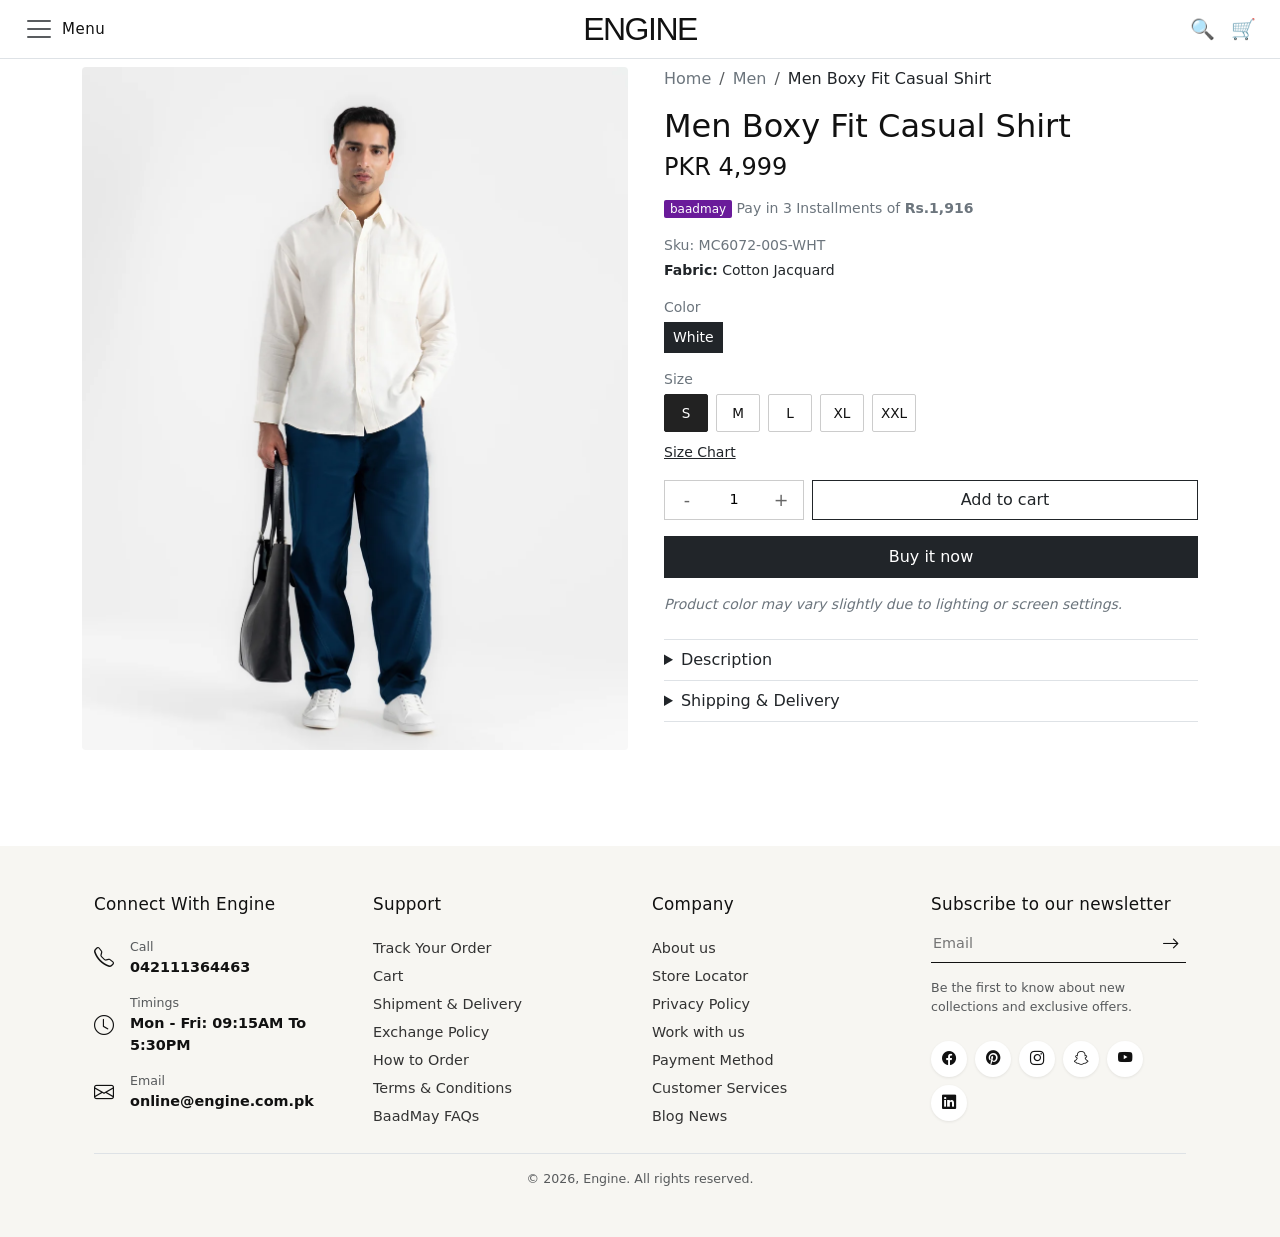
<file: assignment-2/product.html>
<!doctype html>
<html lang="en">
  <head>
    <meta charset="UTF-8" />
    <meta name="viewport" content="width=device-width, initial-scale=1.0" />
    <title>Engine - Men Boxy Fit Casual Shirt (Product Details)</title>

    <link
      href="https://cdn.jsdelivr.net/npm/bootstrap@5.3.8/dist/css/bootstrap.min.css"
      rel="stylesheet"
      integrity="sha384-sRIl4kxILFvY47J16cr9ZwB07vP4J8+LH7qKQnuqkuIAvNWLzeN8tE5YBujZqJLB"
      crossorigin="anonymous"
    />
    <link
      rel="stylesheet"
      href="https://cdn.jsdelivr.net/npm/bootstrap-icons@1.11.3/font/bootstrap-icons.min.css"
    />
    <link rel="stylesheet" href="style.css" />
  </head>
  <body>
    <nav class="navbar sticky-top custom-navbar scrolled border-bottom">
      <div class="container-fluid flex-wrap px-4 align-items-start">
        <div class="d-flex w-100 justify-content-between align-items-center">
          <div class="nav-section">
            <button
              class="navbar-toggler border-0 p-0 d-flex align-items-center gap-2 shadow-none"
              type="button"
              data-bs-toggle="collapse"
              data-bs-target="#mainMenu"
            >
              <span class="navbar-toggler-icon"></span>
              <span class="menu-label d-none d-md-inline">Menu</span>
            </button>
          </div>

          <div class="nav-section center-section text-section">
            <a
              class="navbar-brand custom-brand fw-medium m-0 text-uppercase"
              href="index.html"
              >Engine</a
            >
          </div>

          <div
            class="nav-section d-flex align-items-center gap-3 justify-content-end"
          >
            <a href="#" class="text-decoration-none fs-5 text-dark">🔍</a>
            <a href="#" class="text-decoration-none fs-5 text-dark">🛒</a>
          </div>
        </div>

        <div class="collapse w-100" id="mainMenu">
          <ul class="navbar-nav fw-semibold gap-2 pb-3 pt-3">
            <li class="nav-item">
              <a class="nav-link" href="index.html#new-in">New In</a>
            </li>
            <li class="nav-item">
              <a class="nav-link" href="index.html#tops">Tops</a>
            </li>
            <li class="nav-item">
              <a class="nav-link" href="index.html#bottoms">Bottoms</a>
            </li>
            <li class="nav-item">
              <a class="nav-link" href="index.html#suits">Suits</a>
            </li>
          </ul>
        </div>
      </div>
    </nav>

    <div class="container py-5 my-4">
      <div class="row g-4 pt-3">
        <div class="col-12 col-md-6">
          <img
            src="images/new_in_boxy_fit.webp"
            class="img-fluid product-gallery-img"
            alt="Men boxy fit casual shirt"
          />
        </div>

        <div class="col-12 col-md-6 ps-md-4">
          <nav aria-label="breadcrumb">
            <ol class="breadcrumb small">
              <li class="breadcrumb-item">
                <a href="index.html" class="text-secondary text-decoration-none"
                  >Home</a
                >
              </li>
              <li class="breadcrumb-item">
                <a href="index.html" class="text-secondary text-decoration-none"
                  >Men</a
                >
              </li>
              <li class="breadcrumb-item active text-dark" aria-current="page">
                Men Boxy Fit Casual Shirt
              </li>
            </ol>
          </nav>

          <h2 class="product-title mb-2">Men Boxy Fit Casual Shirt</h2>
          <h4 class="product-price mb-3">PKR 4,999</h4>

          <p class="small text-secondary mb-3">
            <span class="baadmay-badge">baadmay</span> Pay in 3 Installments of
            <strong>Rs.1,916</strong>
          </p>

          <p class="small text-secondary mb-1">Sku: MC6072-00S-WHT</p>
          <p class="small mb-3"><strong>Fabric:</strong> Cotton Jacquard</p>

          <div class="mb-3">
            <label class="d-block small text-secondary mb-1">Color</label>
            <button class="btn btn-dark btn-sm rounded-0">White</button>
          </div>

          <div class="mb-3">
            <label class="d-block small text-secondary mb-1">Size</label>
            <div class="d-flex gap-2 mb-2">
              <button class="btn size-box active">S</button>
              <button class="btn size-box">M</button>
              <button class="btn size-box">L</button>
              <button class="btn size-box">XL</button>
              <button class="btn size-box">XXL</button>
            </div>
            <a href="#" class="small text-dark text-decoration-underline"
              >Size Chart</a
            >
          </div>

          <div class="d-flex gap-2 mb-3">
            <div class="qty-box">
              <button>-</button>
              <input type="text" value="1" readonly />
              <button>+</button>
            </div>
            <button class="btn btn-outline-dark rounded-0 w-100">
              Add to cart
            </button>
          </div>

          <button class="btn btn-dark rounded-0 w-100 py-2 mb-3">
            Buy it now
          </button>

          <p class="small text-secondary fst-italic mb-4">
            Product color may vary slightly due to lighting or screen settings.
          </p>

          <div class="border-top">
            <details class="py-2 border-bottom">
              <summary class="fw-medium text-dark">Description</summary>
              <p class="small text-secondary mt-2 mb-1">
                Engineered for everyday comfort with a cotton jacquard fabric,
                boxy fit, and standard collar.
              </p>
            </details>

            <details class="py-2 border-bottom">
              <summary class="fw-medium text-dark">Shipping & Delivery</summary>
              <p class="small text-secondary mt-2 mb-1">
                Standard nationwide delivery within 3 to 5 business days.
              </p>
            </details>
          </div>
        </div>
      </div>
    </div>
    <footer class="engine-footer py-5 mt-5">
      <div class="container px-4">
        <div class="row g-4">
          <div class="col-12 col-md-6 col-lg-3">
            <h5 class="footer-heading mb-4">Connect With Engine</h5>

            <div class="footer-contact-item mb-3">
              <i class="bi bi-telephone fs-5 me-3"></i>
              <div>
                <span class="d-block small text-muted">Call</span>
                <strong>042111364463</strong>
              </div>
            </div>

            <div class="footer-contact-item mb-3">
              <i class="bi bi-clock fs-5 me-3"></i>
              <div>
                <span class="d-block small text-muted">Timings</span>
                <strong>Mon - Fri: 09:15AM To 5:30PM</strong>
              </div>
            </div>

            <div class="footer-contact-item mb-3">
              <i class="bi bi-envelope fs-5 me-3"></i>
              <div>
                <span class="d-block small text-muted">Email</span>
                <strong>online@engine.com.pk</strong>
              </div>
            </div>
          </div>

          <div class="col-12 col-md-6 col-lg-3">
            <h5 class="footer-heading mb-4">Support</h5>
            <ul class="list-unstyled footer-links mb-0">
              <li><a href="#">Track Your Order</a></li>
              <li><a href="#">Cart</a></li>
              <li><a href="#">Shipment & Delivery</a></li>
              <li><a href="#">Exchange Policy</a></li>
              <li><a href="#">How to Order</a></li>
              <li><a href="#">Terms & Conditions</a></li>
              <li><a href="#">BaadMay FAQs</a></li>
            </ul>
          </div>

          <div class="col-12 col-md-6 col-lg-3">
            <h5 class="footer-heading mb-4">Company</h5>
            <ul class="list-unstyled footer-links mb-0">
              <li><a href="#">About us</a></li>
              <li><a href="#">Store Locator</a></li>
              <li><a href="#">Privacy Policy</a></li>
              <li><a href="#">Work with us</a></li>
              <li><a href="#">Payment Method</a></li>
              <li><a href="#">Customer Services</a></li>
              <li><a href="#">Blog News</a></li>
            </ul>
          </div>

          <div class="col-12 col-md-6 col-lg-3">
            <h5 class="footer-heading mb-3">Subscribe to our newsletter</h5>

            <form class="newsletter-form mb-3">
              <input
                type="email"
                placeholder="Email"
                aria-label="Email"
                required
              />
              <button type="submit"><i class="bi bi-arrow-right"></i></button>
            </form>

            <p class="small text-muted mb-4">
              Be the first to know about new collections and exclusive offers.
            </p>

            <div class="social-icons">
              <a href="#" aria-label="Facebook"
                ><i class="bi bi-facebook"></i
              ></a>
              <a href="#" aria-label="Pinterest"
                ><i class="bi bi-pinterest"></i
              ></a>
              <a href="#" aria-label="Instagram"
                ><i class="bi bi-instagram"></i
              ></a>
              <a href="#" aria-label="Snapchat"
                ><i class="bi bi-snapchat"></i
              ></a>
              <a href="#" aria-label="YouTube"><i class="bi bi-youtube"></i></a>
              <a href="#" aria-label="LinkedIn"
                ><i class="bi bi-linkedin"></i
              ></a>
            </div>
          </div>
        </div>
        <div class="border-top mt-4 pt-3 small text-center text-muted">
          © 2026, Engine. All rights reserved.
        </div>
      </div>
    </footer>

    <script
      src="https://cdn.jsdelivr.net/npm/bootstrap@5.3.8/dist/js/bootstrap.bundle.min.js"
      integrity="sha384-FKyoEForCGlyvwx9Hj09JcYn3nv7wiPVlz7YYwJrWVcXK/BmnVDxM+D2scQbITxI"
      crossorigin="anonymous"
    ></script>
  </body>
</html>
</file>
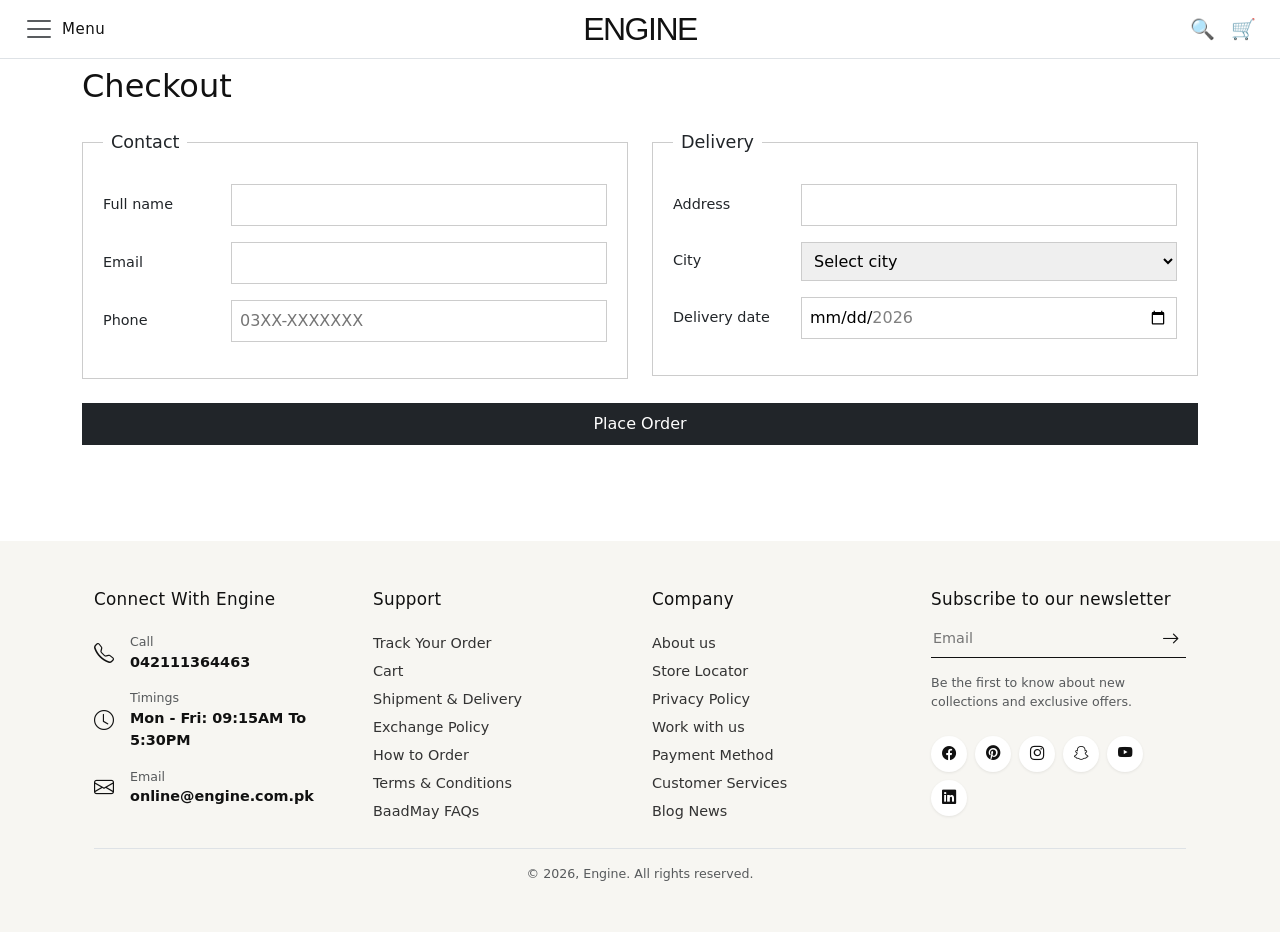
<file: midterm/checkout.html>
<!doctype html>
<html lang="en">
  <head>
    <meta charset="UTF-8" />
    <meta name="viewport" content="width=device-width, initial-scale=1.0" />
    <title>Checkout - Engine</title>

    <link
      href="https://cdn.jsdelivr.net/npm/bootstrap@5.3.8/dist/css/bootstrap.min.css"
      rel="stylesheet"
      integrity="sha384-sRIl4kxILFvY47J16cr9ZwB07vP4J8+LH7qKQnuqkuIAvNWLzeN8tE5YBujZqJLB"
      crossorigin="anonymous"
    />
    <link
      rel="stylesheet"
      href="https://cdn.jsdelivr.net/npm/bootstrap-icons@1.11.3/font/bootstrap-icons.min.css"
    />
    <link rel="stylesheet" href="style.css" />
  </head>
  <body>
    <nav class="navbar sticky-top custom-navbar scrolled border-bottom">
      <div class="container-fluid flex-wrap px-4 align-items-start">
        <div class="d-flex w-100 justify-content-between align-items-center">
          <div class="nav-section">
            <button
              class="navbar-toggler border-0 p-0 d-flex align-items-center gap-2 shadow-none"
              type="button"
              data-bs-toggle="collapse"
              data-bs-target="#mainMenu"
            >
              <span class="navbar-toggler-icon"></span>
              <span class="menu-label d-none d-md-inline">Menu</span>
            </button>
          </div>

          <div class="nav-section center-section text-section">
            <a
              class="navbar-brand custom-brand fw-medium m-0 text-uppercase"
              href="index.html"
              >Engine</a
            >
          </div>

          <div
            class="nav-section d-flex align-items-center gap-3 justify-content-end"
          >
            <a href="#" class="text-decoration-none fs-5 text-dark">🔍</a>
            <a href="#checkout.html" class="text-decoration-none fs-5 text-dark"
              >🛒</a
            >
          </div>
        </div>

        <div class="collapse w-100" id="mainMenu">
          <ul class="navbar-nav fw-semibold gap-2 pb-3 pt-3">
            <li class="nav-item">
              <a class="nav-link" href="index.html#new-in">New In</a>
            </li>
            <li class="nav-item">
              <a class="nav-link" href="index.html#tops">Tops</a>
            </li>
            <li class="nav-item">
              <a class="nav-link" href="index.html#bottoms">Bottoms</a>
            </li>
            <li class="nav-item">
              <a class="nav-link" href="index.html#suits">Suits</a>
            </li>
          </ul>
        </div>
      </div>
    </nav>

    <div class="container py-5 my-4">
      <h2 class="product-title mb-4 pt-3">Checkout</h2>
      <form class="checkout-form" action="#" method="get">
        <div class="checkout-grid">
          <fieldset>
            <legend>Contact</legend>

            <div class="field">
              <label for="fullname">Full name</label>
              <input
                type="text"
                id="fullname"
                name="fullname"
                required
                minlength="3"
              />
              <small class="msg"
                >Enter your full name (at least 3 characters).</small
              >
            </div>

            <div class="field">
              <label for="email">Email</label>
              <input type="email" id="email" name="email" required />
              <small class="msg">Enter a valid email address.</small>
            </div>

            <div class="field">
              <label for="phone">Phone</label>
              <input
                type="tel"
                id="phone"
                name="phone"
                required
                pattern="03[0-9]{2}-[0-9]{7}"
                placeholder="03XX-XXXXXXX"
                title="Format: 03XX-XXXXXXX"
              />
              <small class="msg">Use the format 03XX-XXXXXXX.</small>
            </div>
          </fieldset>

          <fieldset>
            <legend>Delivery</legend>

            <div class="field">
              <label for="address">Address</label>
              <input
                type="text"
                id="address"
                name="address"
                required
                minlength="5"
              />
              <small class="msg">Enter your delivery address.</small>
            </div>

            <div class="field">
              <label for="city">City</label>
              <select id="city" name="city" required>
                <option value="" selected disabled>Select city</option>
                <option>Lahore</option>
                <option>Karachi</option>
                <option>Islamabad</option>
                <option>Rawalpindi</option>
              </select>
              <small class="msg">Please choose a city.</small>
            </div>

            <div class="field">
              <label for="ddate">Delivery date</label>
              <input
                type="date"
                id="ddate"
                name="ddate"
                required
                min="2026-10-29"
                max="2026-11-30"
              />
              <small class="msg"
                >Pick a date between 2026-10-29 and 2026-11-30.</small
              >
            </div>
          </fieldset>
        </div>
        <button type="submit" class="btn btn-dark rounded-0 w-100 py-2 mt-4">
          Place Order
        </button>
      </form>
    </div>
    <footer class="engine-footer py-5 mt-5">
      <div class="container px-4">
        <div class="row g-4">
          <div class="col-12 col-md-6 col-lg-3">
            <h5 class="footer-heading mb-4">Connect With Engine</h5>

            <div class="footer-contact-item mb-3">
              <i class="bi bi-telephone fs-5 me-3"></i>
              <div>
                <span class="d-block small text-muted">Call</span>
                <strong>042111364463</strong>
              </div>
            </div>

            <div class="footer-contact-item mb-3">
              <i class="bi bi-clock fs-5 me-3"></i>
              <div>
                <span class="d-block small text-muted">Timings</span>
                <strong>Mon - Fri: 09:15AM To 5:30PM</strong>
              </div>
            </div>

            <div class="footer-contact-item mb-3">
              <i class="bi bi-envelope fs-5 me-3"></i>
              <div>
                <span class="d-block small text-muted">Email</span>
                <strong>online@engine.com.pk</strong>
              </div>
            </div>
          </div>

          <div class="col-12 col-md-6 col-lg-3">
            <h5 class="footer-heading mb-4">Support</h5>
            <ul class="list-unstyled footer-links mb-0">
              <li><a href="#">Track Your Order</a></li>
              <li><a href="#">Cart</a></li>
              <li><a href="#">Shipment & Delivery</a></li>
              <li><a href="#">Exchange Policy</a></li>
              <li><a href="#">How to Order</a></li>
              <li><a href="#">Terms & Conditions</a></li>
              <li><a href="#">BaadMay FAQs</a></li>
            </ul>
          </div>

          <div class="col-12 col-md-6 col-lg-3">
            <h5 class="footer-heading mb-4">Company</h5>
            <ul class="list-unstyled footer-links mb-0">
              <li><a href="#">About us</a></li>
              <li><a href="#">Store Locator</a></li>
              <li><a href="#">Privacy Policy</a></li>
              <li><a href="#">Work with us</a></li>
              <li><a href="#">Payment Method</a></li>
              <li><a href="#">Customer Services</a></li>
              <li><a href="#">Blog News</a></li>
            </ul>
          </div>

          <div class="col-12 col-md-6 col-lg-3">
            <h5 class="footer-heading mb-3">Subscribe to our newsletter</h5>

            <form class="newsletter-form mb-3">
              <input
                type="email"
                placeholder="Email"
                aria-label="Email"
                required
              />
              <button type="submit"><i class="bi bi-arrow-right"></i></button>
            </form>

            <p class="small text-muted mb-4">
              Be the first to know about new collections and exclusive offers.
            </p>

            <div class="social-icons">
              <a href="#" aria-label="Facebook"
                ><i class="bi bi-facebook"></i
              ></a>
              <a href="#" aria-label="Pinterest"
                ><i class="bi bi-pinterest"></i
              ></a>
              <a href="#" aria-label="Instagram"
                ><i class="bi bi-instagram"></i
              ></a>
              <a href="#" aria-label="Snapchat"
                ><i class="bi bi-snapchat"></i
              ></a>
              <a href="#" aria-label="YouTube"><i class="bi bi-youtube"></i></a>
              <a href="#" aria-label="LinkedIn"
                ><i class="bi bi-linkedin"></i
              ></a>
            </div>
          </div>
        </div>
        <div class="border-top mt-4 pt-3 small text-center text-muted">
          © 2026, Engine. All rights reserved.
        </div>
      </div>
    </footer>

    <script
      src="https://cdn.jsdelivr.net/npm/bootstrap@5.3.8/dist/js/bootstrap.bundle.min.js"
      integrity="sha384-FKyoEForCGlyvwx9Hj09JcYn3nv7wiPVlz7YYwJrWVcXK/BmnVDxM+D2scQbITxI"
      crossorigin="anonymous"
    ></script>
  </body>
</html>
</file>
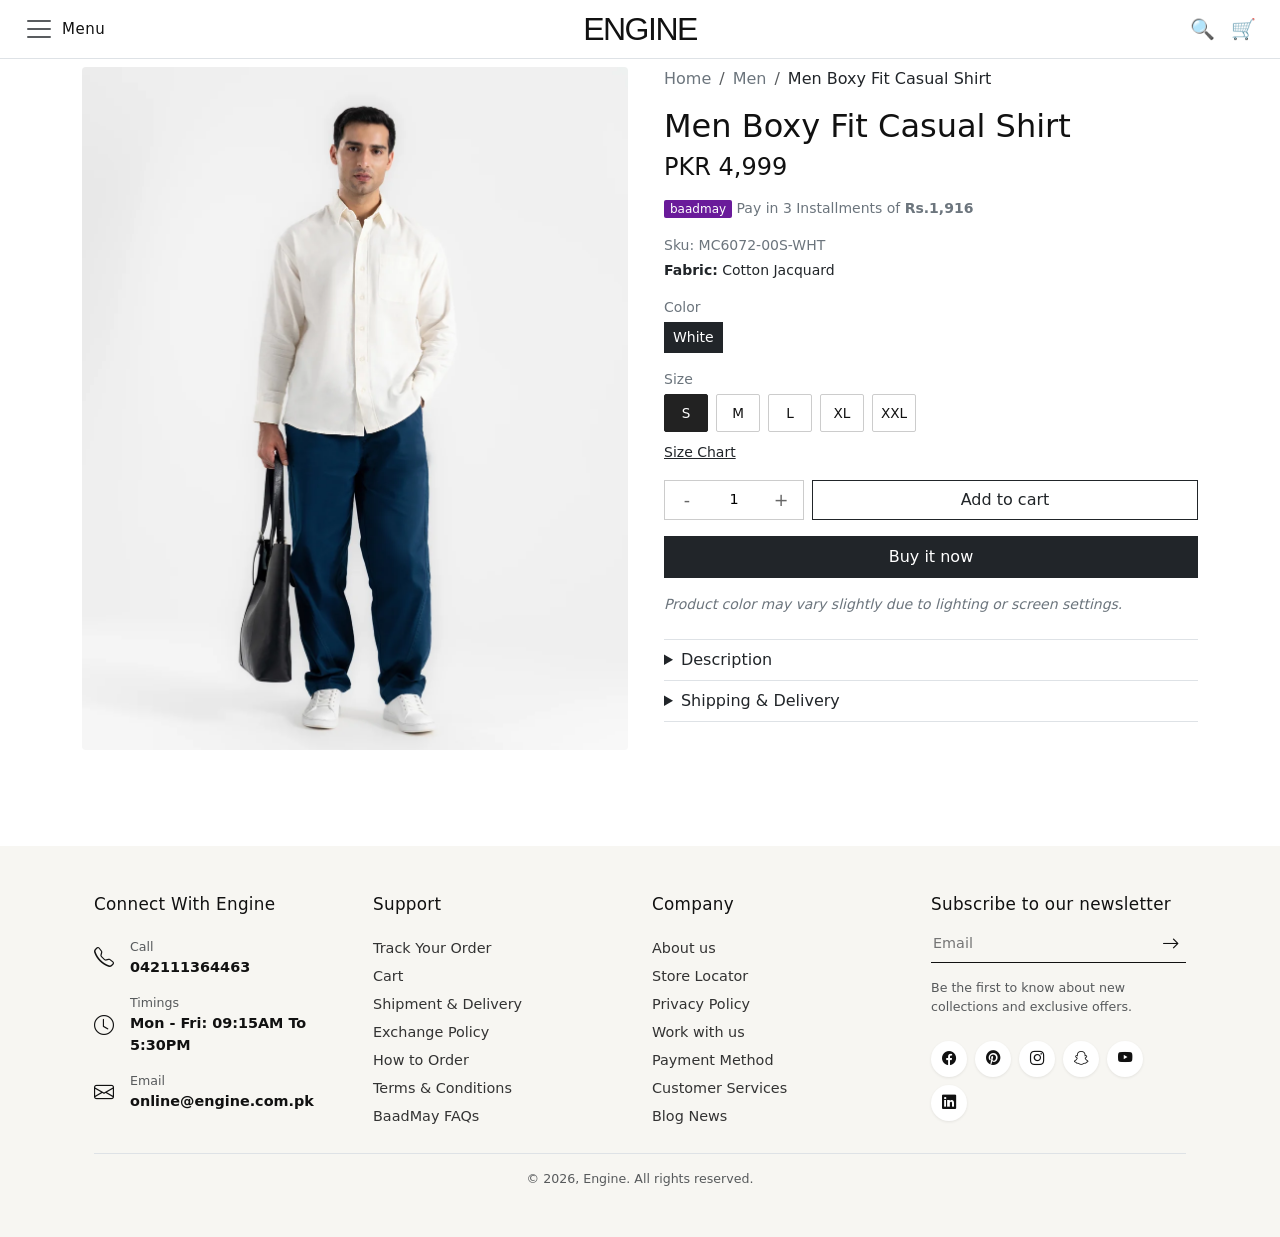
<file: midterm/product.html>
<!doctype html>
<html lang="en">
  <head>
    <meta charset="UTF-8" />
    <meta name="viewport" content="width=device-width, initial-scale=1.0" />
    <title>Engine - Men Boxy Fit Casual Shirt (Product Details)</title>

    <link
      href="https://cdn.jsdelivr.net/npm/bootstrap@5.3.8/dist/css/bootstrap.min.css"
      rel="stylesheet"
      integrity="sha384-sRIl4kxILFvY47J16cr9ZwB07vP4J8+LH7qKQnuqkuIAvNWLzeN8tE5YBujZqJLB"
      crossorigin="anonymous"
    />
    <link
      rel="stylesheet"
      href="https://cdn.jsdelivr.net/npm/bootstrap-icons@1.11.3/font/bootstrap-icons.min.css"
    />
    <link rel="stylesheet" href="style.css" />
  </head>
  <body>
    <nav class="navbar sticky-top custom-navbar scrolled border-bottom">
      <div class="container-fluid flex-wrap px-4 align-items-start">
        <div class="d-flex w-100 justify-content-between align-items-center">
          <div class="nav-section">
            <button
              class="navbar-toggler border-0 p-0 d-flex align-items-center gap-2 shadow-none"
              type="button"
              data-bs-toggle="collapse"
              data-bs-target="#mainMenu"
            >
              <span class="navbar-toggler-icon"></span>
              <span class="menu-label d-none d-md-inline">Menu</span>
            </button>
          </div>

          <div class="nav-section center-section text-section">
            <a
              class="navbar-brand custom-brand fw-medium m-0 text-uppercase"
              href="index.html"
              >Engine</a
            >
          </div>

          <div
            class="nav-section d-flex align-items-center gap-3 justify-content-end"
          >
            <a href="#" class="text-decoration-none fs-5 text-dark">🔍</a>
            <a href="#checkout.html" class="text-decoration-none fs-5 text-dark"
              >🛒</a
            >
          </div>
        </div>

        <div class="collapse w-100" id="mainMenu">
          <ul class="navbar-nav fw-semibold gap-2 pb-3 pt-3">
            <li class="nav-item">
              <a class="nav-link" href="index.html#new-in">New In</a>
            </li>
            <li class="nav-item">
              <a class="nav-link" href="index.html#tops">Tops</a>
            </li>
            <li class="nav-item">
              <a class="nav-link" href="index.html#bottoms">Bottoms</a>
            </li>
            <li class="nav-item">
              <a class="nav-link" href="index.html#suits">Suits</a>
            </li>
          </ul>
        </div>
      </div>
    </nav>

    <div class="container py-5 my-4">
      <div class="row g-4 pt-3">
        <div class="col-12 col-md-6">
          <img
            src="images/new_in_boxy_fit.webp"
            class="img-fluid product-gallery-img"
            alt="Men boxy fit casual shirt"
          />
        </div>

        <div class="col-12 col-md-6 ps-md-4">
          <nav aria-label="breadcrumb">
            <ol class="breadcrumb small">
              <li class="breadcrumb-item">
                <a href="index.html" class="text-secondary text-decoration-none"
                  >Home</a
                >
              </li>
              <li class="breadcrumb-item">
                <a href="index.html" class="text-secondary text-decoration-none"
                  >Men</a
                >
              </li>
              <li class="breadcrumb-item active text-dark" aria-current="page">
                Men Boxy Fit Casual Shirt
              </li>
            </ol>
          </nav>

          <h2 class="product-title mb-2">Men Boxy Fit Casual Shirt</h2>
          <h4 class="product-price mb-3">PKR 4,999</h4>

          <p class="small text-secondary mb-3">
            <span class="baadmay-badge">baadmay</span> Pay in 3 Installments of
            <strong>Rs.1,916</strong>
          </p>

          <p class="small text-secondary mb-1">Sku: MC6072-00S-WHT</p>
          <p class="small mb-3"><strong>Fabric:</strong> Cotton Jacquard</p>

          <div class="mb-3">
            <label class="d-block small text-secondary mb-1">Color</label>
            <button class="btn btn-dark btn-sm rounded-0">White</button>
          </div>

          <div class="mb-3">
            <label class="d-block small text-secondary mb-1">Size</label>
            <div class="d-flex gap-2 mb-2">
              <button class="btn size-box active">S</button>
              <button class="btn size-box">M</button>
              <button class="btn size-box">L</button>
              <button class="btn size-box">XL</button>
              <button class="btn size-box">XXL</button>
            </div>
            <a href="#" class="small text-dark text-decoration-underline"
              >Size Chart</a
            >
          </div>

          <div class="d-flex gap-2 mb-3">
            <div class="qty-box">
              <button>-</button>
              <input type="text" value="1" readonly />
              <button>+</button>
            </div>
            <button class="btn btn-outline-dark rounded-0 w-100">
              Add to cart
            </button>
          </div>

          <button class="btn btn-dark rounded-0 w-100 py-2 mb-3">
            Buy it now
          </button>

          <p class="small text-secondary fst-italic mb-4">
            Product color may vary slightly due to lighting or screen settings.
          </p>

          <div class="border-top">
            <details class="py-2 border-bottom">
              <summary class="fw-medium text-dark">Description</summary>
              <p class="small text-secondary mt-2 mb-1">
                Engineered for everyday comfort with a cotton jacquard fabric,
                boxy fit, and standard collar.
              </p>
            </details>

            <details class="py-2 border-bottom">
              <summary class="fw-medium text-dark">Shipping & Delivery</summary>
              <p class="small text-secondary mt-2 mb-1">
                Standard nationwide delivery within 3 to 5 business days.
              </p>
            </details>
          </div>
        </div>
      </div>
    </div>
    <footer class="engine-footer py-5 mt-5">
      <div class="container px-4">
        <div class="row g-4">
          <div class="col-12 col-md-6 col-lg-3">
            <h5 class="footer-heading mb-4">Connect With Engine</h5>

            <div class="footer-contact-item mb-3">
              <i class="bi bi-telephone fs-5 me-3"></i>
              <div>
                <span class="d-block small text-muted">Call</span>
                <strong>042111364463</strong>
              </div>
            </div>

            <div class="footer-contact-item mb-3">
              <i class="bi bi-clock fs-5 me-3"></i>
              <div>
                <span class="d-block small text-muted">Timings</span>
                <strong>Mon - Fri: 09:15AM To 5:30PM</strong>
              </div>
            </div>

            <div class="footer-contact-item mb-3">
              <i class="bi bi-envelope fs-5 me-3"></i>
              <div>
                <span class="d-block small text-muted">Email</span>
                <strong>online@engine.com.pk</strong>
              </div>
            </div>
          </div>

          <div class="col-12 col-md-6 col-lg-3">
            <h5 class="footer-heading mb-4">Support</h5>
            <ul class="list-unstyled footer-links mb-0">
              <li><a href="#">Track Your Order</a></li>
              <li><a href="#">Cart</a></li>
              <li><a href="#">Shipment & Delivery</a></li>
              <li><a href="#">Exchange Policy</a></li>
              <li><a href="#">How to Order</a></li>
              <li><a href="#">Terms & Conditions</a></li>
              <li><a href="#">BaadMay FAQs</a></li>
            </ul>
          </div>

          <div class="col-12 col-md-6 col-lg-3">
            <h5 class="footer-heading mb-4">Company</h5>
            <ul class="list-unstyled footer-links mb-0">
              <li><a href="#">About us</a></li>
              <li><a href="#">Store Locator</a></li>
              <li><a href="#">Privacy Policy</a></li>
              <li><a href="#">Work with us</a></li>
              <li><a href="#">Payment Method</a></li>
              <li><a href="#">Customer Services</a></li>
              <li><a href="#">Blog News</a></li>
            </ul>
          </div>

          <div class="col-12 col-md-6 col-lg-3">
            <h5 class="footer-heading mb-3">Subscribe to our newsletter</h5>

            <form class="newsletter-form mb-3">
              <input
                type="email"
                placeholder="Email"
                aria-label="Email"
                required
              />
              <button type="submit"><i class="bi bi-arrow-right"></i></button>
            </form>

            <p class="small text-muted mb-4">
              Be the first to know about new collections and exclusive offers.
            </p>

            <div class="social-icons">
              <a href="#" aria-label="Facebook"
                ><i class="bi bi-facebook"></i
              ></a>
              <a href="#" aria-label="Pinterest"
                ><i class="bi bi-pinterest"></i
              ></a>
              <a href="#" aria-label="Instagram"
                ><i class="bi bi-instagram"></i
              ></a>
              <a href="#" aria-label="Snapchat"
                ><i class="bi bi-snapchat"></i
              ></a>
              <a href="#" aria-label="YouTube"><i class="bi bi-youtube"></i></a>
              <a href="#" aria-label="LinkedIn"
                ><i class="bi bi-linkedin"></i
              ></a>
            </div>
          </div>
        </div>
        <div class="border-top mt-4 pt-3 small text-center text-muted">
          © 2026, Engine. All rights reserved.
        </div>
      </div>
    </footer>

    <script
      src="https://cdn.jsdelivr.net/npm/bootstrap@5.3.8/dist/js/bootstrap.bundle.min.js"
      integrity="sha384-FKyoEForCGlyvwx9Hj09JcYn3nv7wiPVlz7YYwJrWVcXK/BmnVDxM+D2scQbITxI"
      crossorigin="anonymous"
    ></script>
  </body>
</html>
</file>
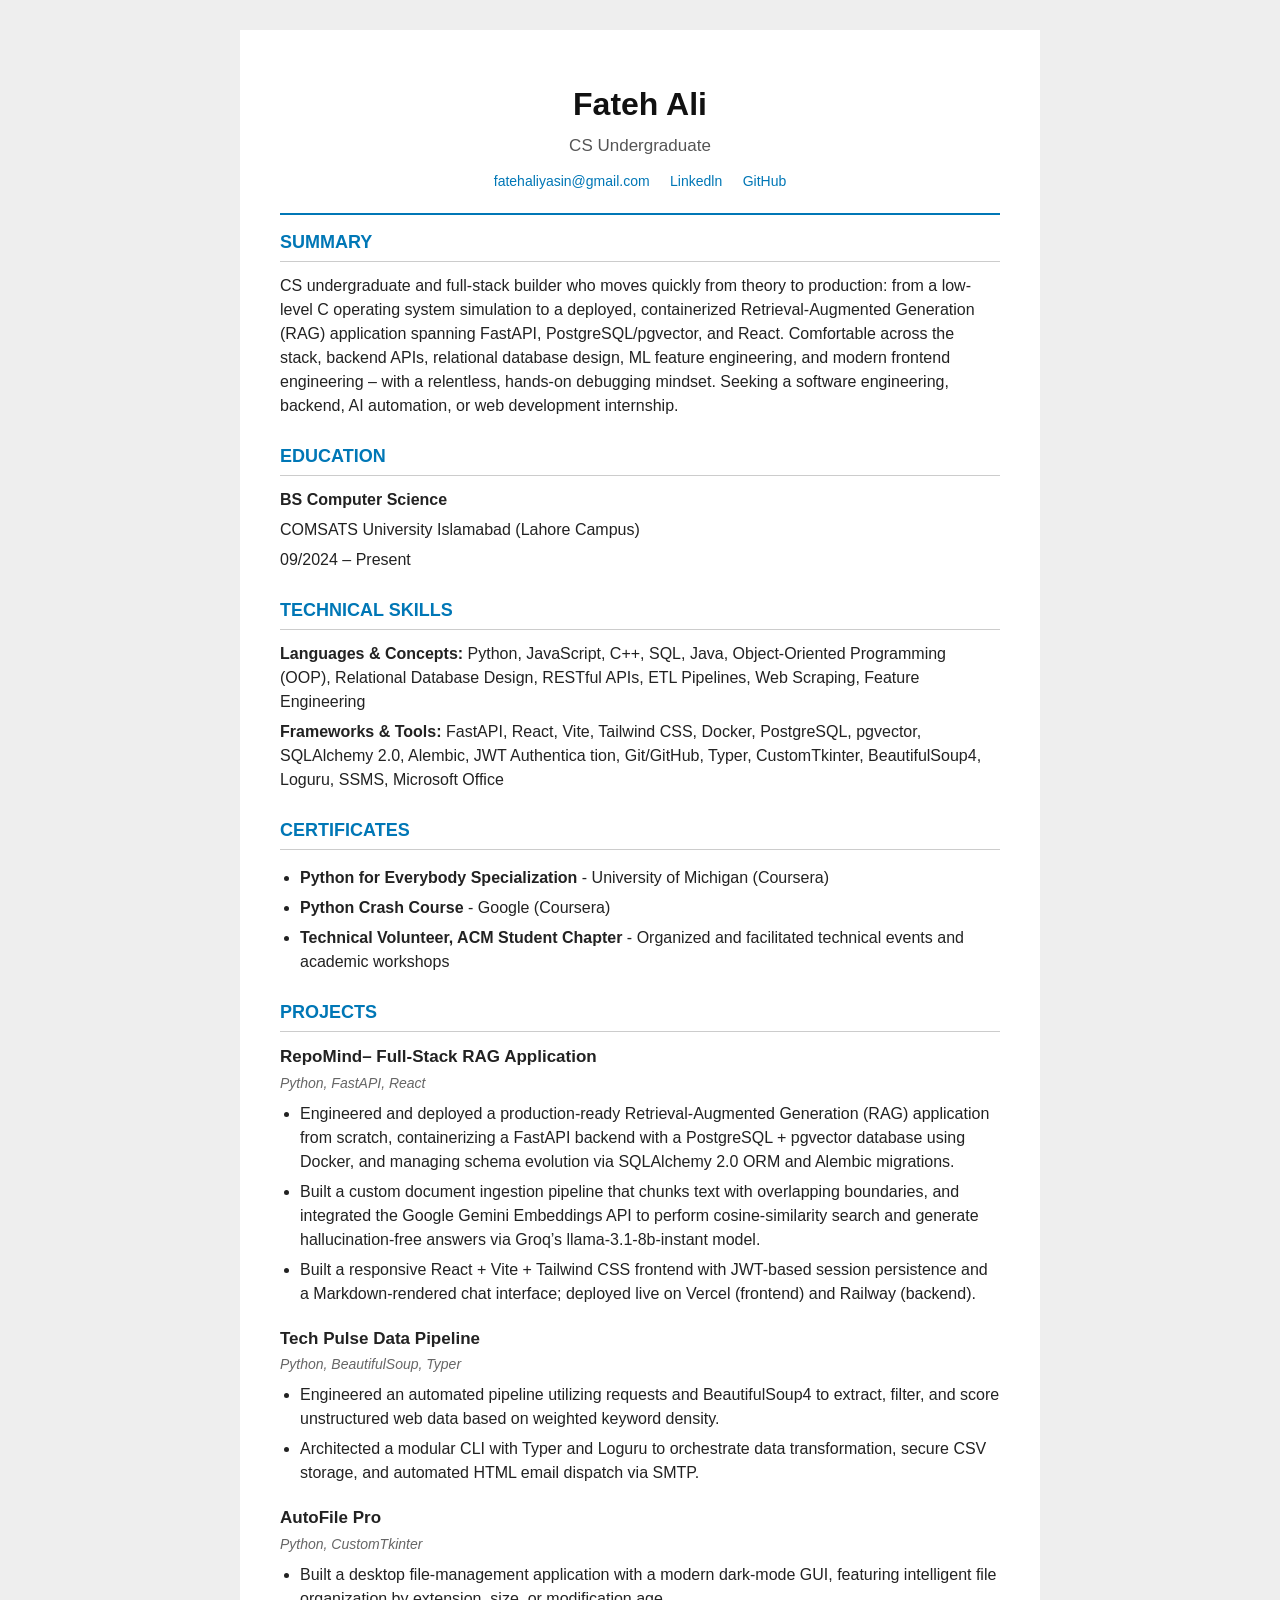
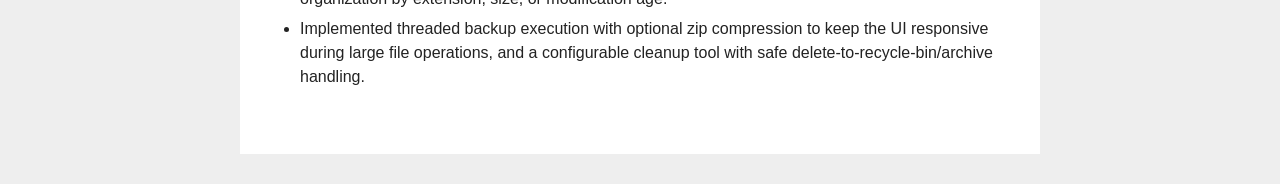
<file: Resume/resume.html>
<!doctype html>
<html lang="en">
  <head>
    <meta charset="UTF-8" />
    <meta name="viewport" content="width=device-width, initial-scale=1.0" />
    <title>Resume</title>
    <link rel="stylesheet" href="style.css" />
  </head>

  <body>
    <div id="main" class="resume">
      <header>
        <h1>Fateh Ali</h1>
        <p>CS Undergraduate</p>
        <div>
          <ul id="creds">
            <li>
              <a href="mailto:fatehaliyasin@gmail.com" class="creds-links"
                >fatehaliyasin@gmail.com</a
              >
            </li>
            <li>
              <a
                href="https://linkedin.com/in/fateh-ali-072348352"
                class="creds-links"
                >Linkedln</a
              >
            </li>
            <li>
              <a href="https://github.com/FatehAli02" class="creds-links"
                >GitHub</a
              >
            </li>
          </ul>
        </div>
      </header>

      <section>
        <h2>Summary</h2>
        <p>
          CS undergraduate and full-stack builder who moves quickly from theory
          to production: from a low-level C operating system simulation to a
          deployed, containerized Retrieval-Augmented Generation (RAG)
          application spanning FastAPI, PostgreSQL/pgvector, and React.
          Comfortable across the stack, backend APIs, relational database
          design, ML feature engineering, and modern frontend engineering – with
          a relentless, hands-on debugging mindset. Seeking a software
          engineering, backend, AI automation, or web development internship.
        </p>
      </section>

      <section>
        <h2>Education</h2>
        <h4>BS Computer Science</h4>
        <p>COMSATS University Islamabad (Lahore Campus)</p>
        <p>09/2024 – Present</p>
      </section>

      <section>
        <h2>Technical Skills</h2>
        <p>
          <strong>Languages & Concepts: </strong>Python, JavaScript, C++, SQL,
          Java, Object-Oriented Programming (OOP), Relational Database Design,
          RESTful APIs, ETL Pipelines, Web Scraping, Feature Engineering
        </p>
        <p>
          <strong>Frameworks & Tools: </strong>FastAPI, React, Vite, Tailwind
          CSS, Docker, PostgreSQL, pgvector, SQLAlchemy 2.0, Alembic, JWT
          Authentica tion, Git/GitHub, Typer, CustomTkinter, BeautifulSoup4,
          Loguru, SSMS, Microsoft Office
        </p>
      </section>

      <section>
        <h2>Certificates</h2>
        <ul>
          <li>
            <b>Python for Everybody Specialization</b> - University of Michigan
            (Coursera)
          </li>
          <li><b>Python Crash Course</b> - Google (Coursera)</li>
          <li>
            <b>Technical Volunteer, ACM Student Chapter</b> - Organized and
            facilitated technical events and academic workshops
          </li>
        </ul>
      </section>

      <section>
        <h2>Projects</h2>
        <article class="project">
          <h3>RepoMind– Full-Stack RAG Application</h3>
          <p class="technologies"><i>Python, FastAPI, React</i></p>
          <ul>
            <li>
              Engineered and deployed a production-ready Retrieval-Augmented
              Generation (RAG) application from scratch, containerizing a
              FastAPI backend with a PostgreSQL + pgvector database using
              Docker, and managing schema evolution via SQLAlchemy 2.0 ORM and
              Alembic migrations.
            </li>
            <li>
              Built a custom document ingestion pipeline that chunks text with
              overlapping boundaries, and integrated the Google Gemini
              Embeddings API to perform cosine-similarity search and generate
              hallucination-free answers via Groq’s llama-3.1-8b-instant model.
            </li>
            <li>
              Built a responsive React + Vite + Tailwind CSS frontend with
              JWT-based session persistence and a Markdown-rendered chat
              interface; deployed live on Vercel (frontend) and Railway
              (backend).
            </li>
          </ul>
        </article>

        <article class="project">
          <h3>Tech Pulse Data Pipeline</h3>
          <p class="technologies"><i>Python, BeautifulSoup, Typer</i></p>
          <ul>
            <li>
              Engineered an automated pipeline utilizing requests and
              BeautifulSoup4 to extract, filter, and score unstructured web data
              based on weighted keyword density.
            </li>
            <li>
              Architected a modular CLI with Typer and Loguru to orchestrate
              data transformation, secure CSV storage, and automated HTML email
              dispatch via SMTP.
            </li>
          </ul>
        </article>

        <article class="project">
          <h3>AutoFile Pro</h3>
          <p class="technologies"><i>Python, CustomTkinter</i></p>
          <ul>
            <li>
              Built a desktop file-management application with a modern
              dark-mode GUI, featuring intelligent file organization by
              extension, size, or modification age.
            </li>
            <li>
              Implemented threaded backup execution with optional zip
              compression to keep the UI responsive during large file
              operations, and a configurable cleanup tool with safe
              delete-to-recycle-bin/archive handling.
            </li>
          </ul>
        </article>
      </section>
    </div>
  </body>
</html>
</file>
<file: assignment-1/style.css>
* {
  box-sizing: border-box;
}

body {
  font-family: Arial, Helvetica, sans-serif;
  background-color: #eeeeee;
  color: #222222;
  line-height: 1.5;
  padding: 40px 20px;
  margin: 0;
}

.resume {
  width: 800px;
  margin: 30px auto;
  background-color: white;
  padding: 40px;
}

.header {
  border-bottom: 2px solid #0077b6;
  padding-bottom: 20px;
  margin-bottom: 30px;
}

.header-content {
  display: grid;
  grid-template-columns: 1fr 1.9fr auto;
  grid-template-rows: auto;
  row-gap: 5px;
}

.header-content h1 {
  grid-row: 1;
  grid-column: 2;
  margin: 0;
  font-size: 32px;
  color: #111111;
  padding-left: 70px;
}

.header-content p {
  grid-row: 2;
  grid-column: 2;
  margin: 5px 0 10px;
  color: #555555;
  size: 17px;
  padding-left: 70px;
}

.header-content .urls {
  grid-row: 3;
  grid-column: 2;
  align-self: end;
}

#creds {
  list-style: none;
  gap: 5px;
  padding: 0;
}
.header-content #creds li {
  display: inline;
}

.header-content .img {
  grid-column: 3;
  grid-row: 1 / span 3;
  display: flex;
  align-items: center;
  justify-content: flex-end;
}

.Profile_Pic {
  width: 150px;
  height: 170px;
  object-fit: cover;
  border-radius: 15px;
}

.credslinks {
  color: #0077b6;
  text-decoration: none;
  font-size: 14px;
}
.credslinks:hover {
  text-decoration: underline;
}

section {
  margin-bottom: 25px;
}

section h2 {
  margin-bottom: 12px;
  padding-bottom: 5px;
  border-bottom: 1px solid #cccccc;
  color: #0077b6;
  font-size: 18px;
  text-transform: uppercase;
}

section p {
  margin: 6px 0;
}

section h4 {
  margin: 8px 0 3px;
  font-size: 16px;
}

section ul {
  padding-left: 20px;
}

section li {
  margin-bottom: 6px;
}

.project {
  margin-bottom: 20px;
}

.project h3 {
  margin: 0 0 3px;
  font-size: 17px;
  color: #222222;
}

.technologies {
  margin: 0 0 8px;
  color: #666666;
  font-size: 14px;
}

.project ul {
  margin-top: 5px;
}

.project li {
  line-height: 1.5;
}
</file>
<file: assignment-2/style.css>
.custom-brand {
  font-family: Arial, Helvetica, sans-serif;
  font-size: 32px;
  font-weight: 500;
  letter-spacing: -1.5px;
  line-height: 1;
}
@media (max-width: 767.98px) {
  .custom-brand {
    font-size: 24px;
  }
}

.nav-section {
  flex: 1;
  display: flex;
  align-items: center;
}

.center-section {
  justify-content: center;
}

.custom-navbar {
  background-color: transparent;
  z-index: 1000;
  margin-bottom: -80px;
}

.custom-navbar .menu-label,
.custom-navbar .custom-brand {
  color: #fff !important;
  transition: background-color 0.3s ease;
}
.custom-navbar:hover,
.custom-navbar.scrolled,
.custom-navbar:has(.show),
.custom-navbar:has(.collapsing) {
  background-color: white;
}

.custom-navbar .navbar-toggler-icon {
  filter: invert(1);
  transition: filter 0.3s ease;
}

.custom-navbar:hover .navbar-toggler-icon,
.custom-navbar.scrolled .navbar-toggler-icon,
.custom-navbar:has(.show) .navbar-toggler-icon,
.custom-navbar:has(.collapsing) .navbar-toggler-icon {
  filter: none;
}

.custom-navbar:hover .menu-label,
.custom-navbar.scrolled .menu-label,
.custom-navbar:has(.show) .menu-label,
.custom-navbar:has(.collapsing) .menu-label,
.custom-navbar:hover .custom-brand,
.custom-navbar.scrolled .custom-brand,
.custom-navbar:has(.show) .custom-brand,
.custom-navbar:has(.collapsing) .custom-brand,
.custom-navbar:has(.show) .nav-link,
.custom-navbar:has(.collapsing) .nav-link {
  color: #111 !important;
}
.banner {
  height: 100vh;
  background: url("images/Web_Banner.webp") center/cover no-repeat;
}

.section-heading {
  font-family: Arial, Helvetica, sans-serif;
  font-weight: 500;
  letter-spacing: 0.5px;
  color: #111;
}

.navbar-toggler .menu-label {
  font-size: 15px;
  letter-spacing: 0.5px;
}

.custom-navbar .nav-link {
  font-family: arial, Arial, Helvetica, sans-serif;
  font-size: 15px;
  font-weight: 500;
  letter-spacing: 0.5px;
  transition: color ease 0.2s;
}

.custom-navbar .nav-link {
  color: #666 !important;
}
.navbar-nav {
  flex-direction: row;
  width: 100%;
}
.custom-navbar .nav-link {
  white-space: nowrap;
}
@media (min-width: 768px) {
  .navbar-nav {
    width: 40%;
    justify-content: space-between;
    padding-right: 2rem;
  }
}

.product-gallery-img {
  border-radius: 4px;
  background-color: #f8f9fa;
  object-fit: cover;
  width: 100%;
}

.product-title {
  font-weight: 300;
  color: #111;
}

.product-price {
  font-weight: 500;
  color: #111;
}

.baadmay-badge {
  background-color: #6a1b9a;
  color: #ffffff;
  font-size: 0.75rem;
  padding: 2px 6px;
  border-radius: 2px;
}

.size-box {
  width: 44px;
  height: 38px;
  border: 1px solid #ccc;
  border-radius: 2px;
  background-color: #ffffff;
  color: #111111;
  font-size: 0.85rem;
  display: flex;
  align-items: center;
  justify-content: center;
}

.size-box.active,
.size-box:hover {
  background-color: #222222;
  color: #ffffff;
  border-color: #222222;
}

.qty-box {
  display: flex;
  align-items: center;
  border: 1px solid #ccc;
  width: 140px;
}

.qty-box button {
  border: none;
  background: transparent;
  width: 44px;
  height: 38px;
  font-size: 1.1rem;
  color: #666;
}

.qty-box input {
  border: none;
  width: 50px;
  text-align: center;
  background: transparent;
  outline: none;
  font-size: 0.9rem;
}

.engine-footer {
  background-color: #f7f6f2;
  color: #111111;
  font-size: 0.9rem;
}

.footer-heading {
  font-size: 1.05rem;
  font-weight: 500;
  letter-spacing: 0.3px;
}

.footer-contact-item {
  display: flex;
  align-items: center;
}

.footer-links {
  display: flex;
  flex-direction: column;
  gap: 0.4rem;
}

.footer-links a {
  color: #333333;
  text-decoration: none;
  transition: color 0.2s ease;
}

.footer-links a:hover {
  color: #000000;
  text-decoration: underline;
}

.newsletter-form {
  display: flex;
  align-items: center;
  border-bottom: 1px solid #111111;
  padding-bottom: 4px;
}

.newsletter-form input {
  border: none;
  background: transparent;
  outline: none;
  width: 100%;
  font-size: 0.9rem;
}

.newsletter-form button {
  border: none;
  background: transparent;
  font-size: 1.1rem;
  color: #111111;
}

.social-icons {
  display: flex;
  flex-wrap: wrap;
  gap: 0.5rem;
}

.social-icons a {
  width: 36px;
  height: 36px;
  border-radius: 50%;
  background-color: #ffffff;
  display: flex;
  align-items: center;
  justify-content: center;
  color: #111111;
  text-decoration: none;
  box-shadow: 0 1px 3px rgba(0, 0, 0, 0.08);
  transition:
    background-color 0.2s ease,
    color 0.2s ease;
}

.social-icons a:hover {
  background-color: #111111;
  color: #ffffff;
}

.product-section {
  scroll-margin-top: 100px;
}

.product-section .card {
  transition:
    transform 0.3s ease,
    box-shadow 0.3s ease;
  cursor: pointer;
}

.product-section .card:hover {
  transform: translateY(-8px);
  box-shadow: 0 10px 20px rgba(0, 0, 0, 0.08) !important;
}

.product-section .card a {
  color: #111111 !important;
  text-decoration: none !important;
}

.product-section .card a:hover {
  color: #111111 !important;
  text-decoration: none !important;
}

.card-title {
  color: #111111;
  font-weight: 500;
  margin-bottom: 4px;
}

.card-img-top {
  aspect-ratio: 3 / 4;
  object-fit: cover;
}
</file>
<file: midterm/style.css>
.custom-brand {
  font-family: Arial, Helvetica, sans-serif;
  font-size: 32px;
  font-weight: 500;
  letter-spacing: -1.5px;
  line-height: 1;
}
@media (max-width: 767.98px) {
  .custom-brand {
    font-size: 24px;
  }
}

.nav-section {
  flex: 1;
  display: flex;
  align-items: center;
}

.center-section {
  justify-content: center;
}

.custom-navbar {
  background-color: transparent;
  z-index: 1000;
  margin-bottom: -80px;
}

.custom-navbar .menu-label,
.custom-navbar .custom-brand {
  color: #fff !important;
  transition: background-color 0.3s ease;
}
.custom-navbar:hover,
.custom-navbar.scrolled,
.custom-navbar:has(.show),
.custom-navbar:has(.collapsing) {
  background-color: white;
}

.custom-navbar .navbar-toggler-icon {
  filter: invert(1);
  transition: filter 0.3s ease;
}

.custom-navbar:hover .navbar-toggler-icon,
.custom-navbar.scrolled .navbar-toggler-icon,
.custom-navbar:has(.show) .navbar-toggler-icon,
.custom-navbar:has(.collapsing) .navbar-toggler-icon {
  filter: none;
}

.custom-navbar:hover .menu-label,
.custom-navbar.scrolled .menu-label,
.custom-navbar:has(.show) .menu-label,
.custom-navbar:has(.collapsing) .menu-label,
.custom-navbar:hover .custom-brand,
.custom-navbar.scrolled .custom-brand,
.custom-navbar:has(.show) .custom-brand,
.custom-navbar:has(.collapsing) .custom-brand,
.custom-navbar:has(.show) .nav-link,
.custom-navbar:has(.collapsing) .nav-link {
  color: #111 !important;
}
.banner {
  height: 100vh;
  background: url("images/Web_Banner.webp") center/cover no-repeat;
}

.section-heading {
  font-family: Arial, Helvetica, sans-serif;
  font-weight: 500;
  letter-spacing: 0.5px;
  color: #111;
}

.navbar-toggler .menu-label {
  font-size: 15px;
  letter-spacing: 0.5px;
}

.custom-navbar .nav-link {
  font-family: arial, Arial, Helvetica, sans-serif;
  font-size: 15px;
  font-weight: 500;
  letter-spacing: 0.5px;
  transition: color ease 0.2s;
}

.custom-navbar .nav-link {
  color: #666 !important;
}
.navbar-nav {
  flex-direction: row;
  width: 100%;
}
.custom-navbar .nav-link {
  white-space: nowrap;
}
@media (min-width: 768px) {
  .navbar-nav {
    width: 40%;
    justify-content: space-between;
    padding-right: 2rem;
  }
}

.product-gallery-img {
  border-radius: 4px;
  background-color: #f8f9fa;
  object-fit: cover;
  width: 100%;
}

.product-title {
  font-weight: 300;
  color: #111;
}

.product-price {
  font-weight: 500;
  color: #111;
}

.baadmay-badge {
  background-color: #6a1b9a;
  color: #ffffff;
  font-size: 0.75rem;
  padding: 2px 6px;
  border-radius: 2px;
}

.size-box {
  width: 44px;
  height: 38px;
  border: 1px solid #ccc;
  border-radius: 2px;
  background-color: #ffffff;
  color: #111111;
  font-size: 0.85rem;
  display: flex;
  align-items: center;
  justify-content: center;
}

.size-box.active,
.size-box:hover {
  background-color: #222222;
  color: #ffffff;
  border-color: #222222;
}

.qty-box {
  display: flex;
  align-items: center;
  border: 1px solid #ccc;
  width: 140px;
}

.qty-box button {
  border: none;
  background: transparent;
  width: 44px;
  height: 38px;
  font-size: 1.1rem;
  color: #666;
}

.qty-box input {
  border: none;
  width: 50px;
  text-align: center;
  background: transparent;
  outline: none;
  font-size: 0.9rem;
}

.engine-footer {
  background-color: #f7f6f2;
  color: #111111;
  font-size: 0.9rem;
}

.footer-heading {
  font-size: 1.05rem;
  font-weight: 500;
  letter-spacing: 0.3px;
}

.footer-contact-item {
  display: flex;
  align-items: center;
}

.footer-links {
  display: flex;
  flex-direction: column;
  gap: 0.4rem;
}

.footer-links a {
  color: #333333;
  text-decoration: none;
  transition: color 0.2s ease;
}

.footer-links a:hover {
  color: #000000;
  text-decoration: underline;
}

.newsletter-form {
  display: flex;
  align-items: center;
  border-bottom: 1px solid #111111;
  padding-bottom: 4px;
}

.newsletter-form input {
  border: none;
  background: transparent;
  outline: none;
  width: 100%;
  font-size: 0.9rem;
}

.newsletter-form button {
  border: none;
  background: transparent;
  font-size: 1.1rem;
  color: #111111;
}

.social-icons {
  display: flex;
  flex-wrap: wrap;
  gap: 0.5rem;
}

.social-icons a {
  width: 36px;
  height: 36px;
  border-radius: 50%;
  background-color: #ffffff;
  display: flex;
  align-items: center;
  justify-content: center;
  color: #111111;
  text-decoration: none;
  box-shadow: 0 1px 3px rgba(0, 0, 0, 0.08);
  transition:
    background-color 0.2s ease,
    color 0.2s ease;
}

.social-icons a:hover {
  background-color: #111111;
  color: #ffffff;
}

.product-section {
  scroll-margin-top: 100px;
}

.product-section .card {
  transition:
    transform 0.3s ease,
    box-shadow 0.3s ease;
  cursor: pointer;
}

.product-section .card:hover {
  transform: translateY(-8px);
  box-shadow: 0 10px 20px rgba(0, 0, 0, 0.08) !important;
}

.product-section .card a {
  color: #111111 !important;
  text-decoration: none !important;
}

.product-section .card a:hover {
  color: #111111 !important;
  text-decoration: none !important;
}

.card-title {
  color: #111111;
  font-weight: 500;
  margin-bottom: 4px;
}

.card-img-top {
  aspect-ratio: 3 / 4;
  object-fit: cover;
}

:root {
  --accent: hsl(224, 70%, 45%);
  --k: 5;
}

/* ===== TASK 1: mega-menu ===== */
.mega-item {
  display: none;
  margin-left: 1.5rem;
}
.mega-mobile {
  width: 100%;
  padding-bottom: 1rem;
}
.mega-mobile-title {
  font-weight: 600;
  margin: 0.5rem 0;
  color: #111;
}
.mega-mobile details {
  border-top: 1px solid #ddd;
}
.mega-mobile summary {
  padding: 0.6rem 0;
  font-weight: 500;
  color: #111;
  cursor: pointer;
}
.mega-mobile ul {
  list-style: none;
  padding-left: 1rem;
  margin: 0 0 0.5rem;
}
.mega-mobile a {
  display: block;
  padding: 0.25rem 0;
  color: #555;
  text-decoration: none;
}

.custom-navbar .mega-trigger {
  background: none;
  border: 0;
  padding: 0;
  font:
    500 15px Arial,
    Helvetica,
    sans-serif;
  letter-spacing: 0.5px;
  white-space: nowrap;
  cursor: pointer;
  color: #fff !important;
}
.custom-navbar:hover .mega-trigger,
.custom-navbar.scrolled .mega-trigger,
.custom-navbar:has(.show) .mega-trigger {
  color: #111 !important;
}

@media (min-width: 632px) {
  .mega-item {
    display: block;
  }
  .mega-mobile {
    display: none;
  }

  .mega-panel {
    position: absolute;
    left: 0;
    right: 0;
    top: 100%;
    z-index: 1100;
    background: #fff;
    border-top: 1px solid #eee;
    box-shadow: 0 12px 24px rgba(0, 0, 0, 0.1);
    padding: 2rem 1.5rem;
    opacity: 0;
    visibility: hidden;
    transition:
      opacity 0.15s,
      visibility 0.15s;
  }
  .mega-panel::before {
    content: "";
    position: absolute;
    left: 0;
    right: 0;
    bottom: 100%;
    height: 1.5rem;
  }
  .mega-item:hover .mega-panel,
  .mega-item:focus-within .mega-panel {
    opacity: 1;
    visibility: visible;
  }

  .mega-grid {
    display: grid;
    grid-template-columns: repeat(var(--k), 1fr);
    gap: 1rem;
    max-width: 1100px;
    margin: 0 auto;
  }
  .mega-heading {
    font-size: 1rem;
    font-weight: 600;
    color: #111;
    border-bottom: 2px solid var(--accent);
    padding-bottom: 0.4rem;
    margin-bottom: 0.75rem;
  }
  .mega-col ul {
    list-style: none;
    padding: 0;
    margin: 0;
  }
  .mega-col li {
    margin-bottom: 0.4rem;
  }
  .mega-col a {
    color: #333;
    text-decoration: none;
    font-size: 0.9rem;
  }
  .mega-col a:hover {
    text-decoration: underline;
    color: var(--accent);
  }
}

/* ===== TASK 2: checkout ===== */
.checkout-grid {
  display: grid;
  grid-template-columns: 1fr;
  gap: 1.5rem;
}
.checkout-form fieldset {
  border: 1px solid #ccc;
  padding: 1.25rem;
  margin: 0;
  min-width: 0;
}
.checkout-form legend {
  float: none;
  width: auto;
  font-size: 1.1rem;
  padding: 0 0.5rem;
}

.field {
  display: grid;
  grid-template-columns: 1fr;
  gap: 0.25rem;
  margin-bottom: 1rem;
}
.field label {
  font-size: 0.9rem;
}
.field input,
.field select {
  width: 100%;
  border: 1px solid #ccc;
  border-radius: 0;
  padding: 0.5rem;
}

.field .msg {
  display: none;
  color: #d00;
  font-size: 0.8rem;
}
.field input:user-invalid,
.field select:user-invalid {
  border-color: #d00;
}
.field input:user-invalid ~ .msg,
.field select:user-invalid ~ .msg {
  display: block;
}

@media (min-width: 632px) {
  .checkout-grid {
    grid-template-columns: 1fr 1fr;
    align-items: start;
  }
  .field {
    grid-template-columns: 7rem 1fr;
    align-items: center;
    column-gap: 1rem;
  }
  .field .msg {
    grid-column: 2;
  }
}

/* ===== TASK 3: mini cart ===== */
.cart-wrap {
  position: relative;
}
.cart-badge {
  background: var(--accent);
  font-size: 0.6rem;
}
.mini-cart {
  position: absolute;
  top: 100%;
  right: 0;
  width: 300px;
  max-width: 90vw;
  margin-top: 0.5rem;
  padding: 1rem;
  background: #fff;
  color: #111;
  border: 1px solid #ddd;
  box-shadow: 0 10px 20px rgba(0, 0, 0, 0.1);
  z-index: 1200;
}
</file>
<file: Resume/style.css>
* {
  box-sizing: border-box;
}

body {
  margin: 0;
  font-family: Arial, sans-serif;
  background-color: #eeeeee;
  color: #222222;
  line-height: 1.5;
}

.resume {
  width: 800px;
  margin: 30px auto;
  padding: 40px;
  background-color: white;
}

header {
  text-align: center;
  padding: 10px 0 20px;
  border-bottom: 2px solid #0077b6;
}

header h1 {
  margin: 0;
  font-size: 32px;
  color: #111111;
}

header p {
  margin: 5px 0 10px;
  font-size: 17px;
  color: #555555;
}

#creds {
  list-style: none;
  padding: 0;
  margin: 0;
}

#creds li {
  display: inline;
  margin: 0 8px;
}

.creds-links {
  color: #0077b6;
  text-decoration: none;
  font-size: 14px;
}

.creds-links:hover {
  text-decoration: underline;
}

section {
  margin-bottom: 25px;
}

section h2 {
  margin-bottom: 12px;
  padding-bottom: 5px;
  border-bottom: 1px solid #cccccc;
  color: #0077b6;
  font-size: 18px;
  text-transform: uppercase;
}

section p {
  margin: 6px 0;
}

section h4 {
  margin: 8px 0 3px;
  font-size: 16px;
}

section ul {
  padding-left: 20px;
}

section li {
  margin-bottom: 6px;
}

.project {
  margin-bottom: 20px;
}

.project h3 {
  margin: 0 0 3px;
  font-size: 17px;
  color: #222222;
}

.technologies {
  margin: 0 0 8px;
  color: #666666;
  font-size: 14px;
}

.project ul {
  margin-top: 5px;
}

.project li {
  line-height: 1.5;
}
</file>
